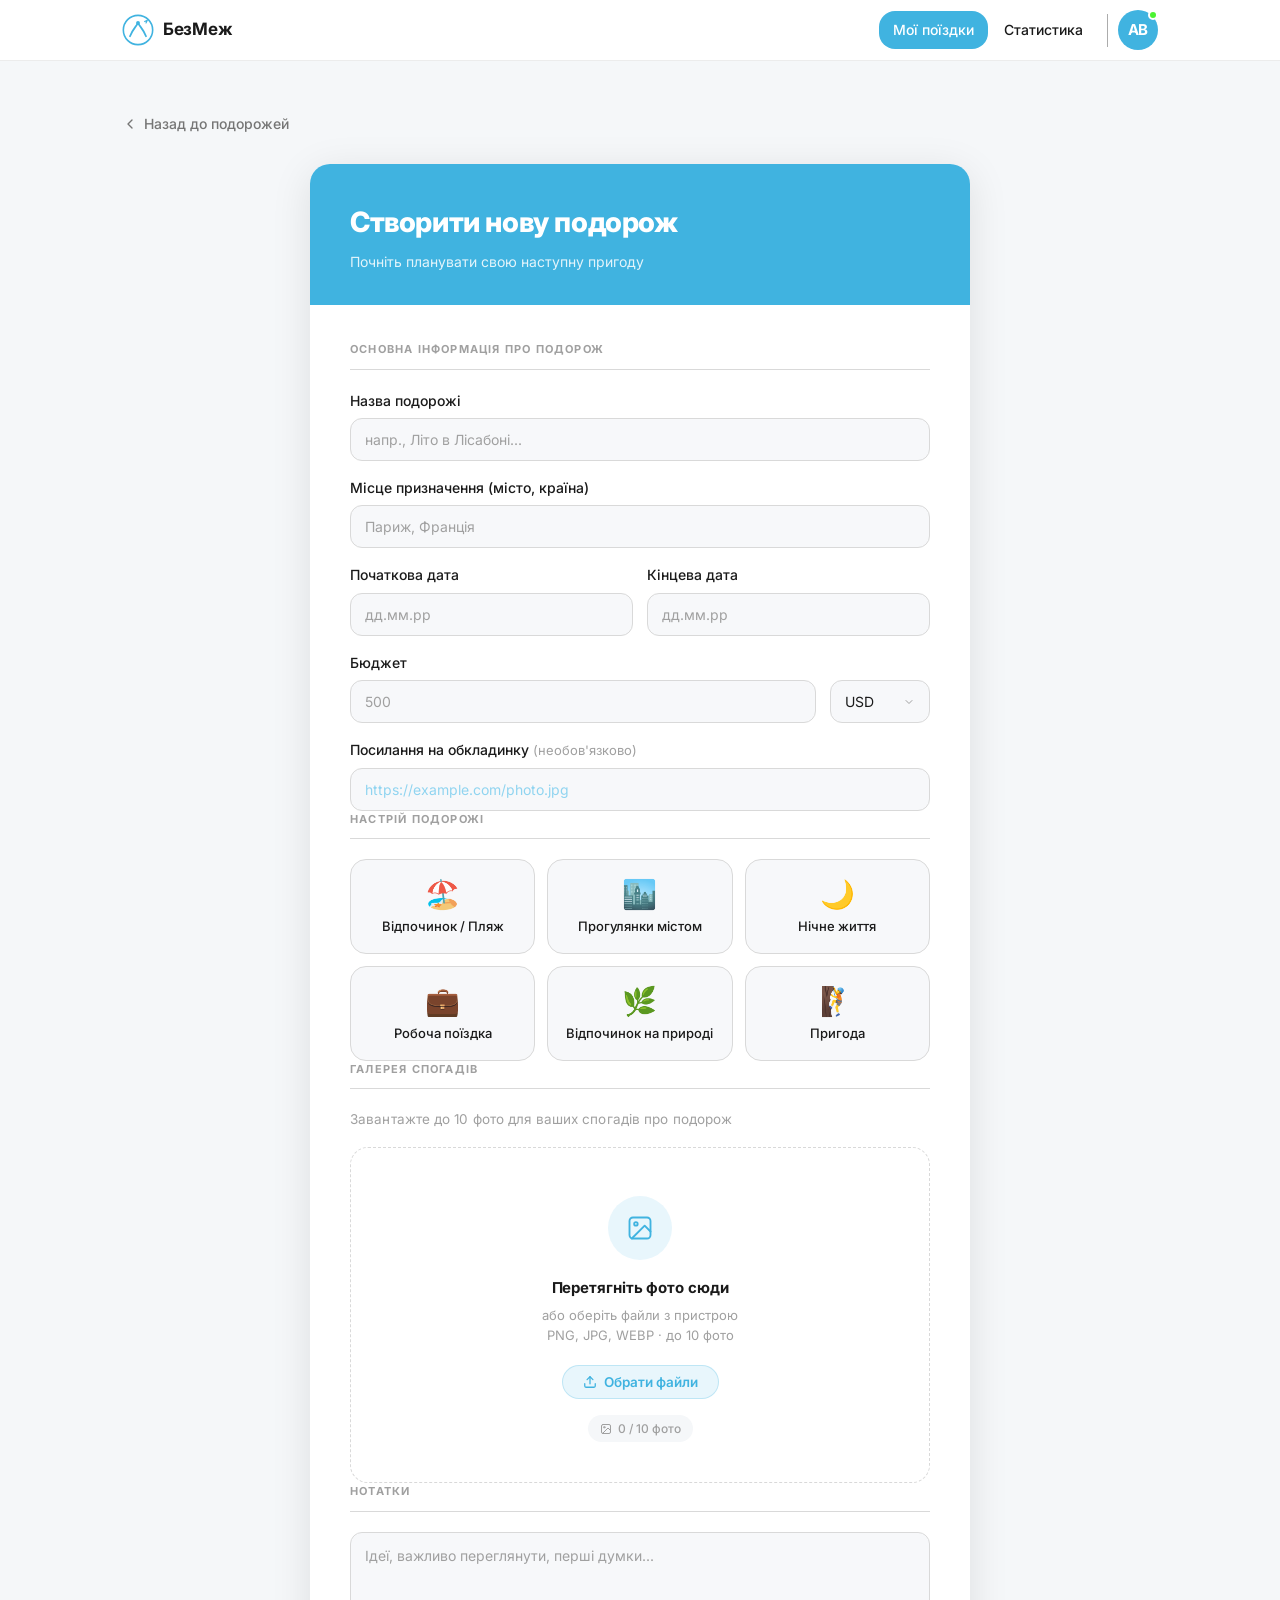
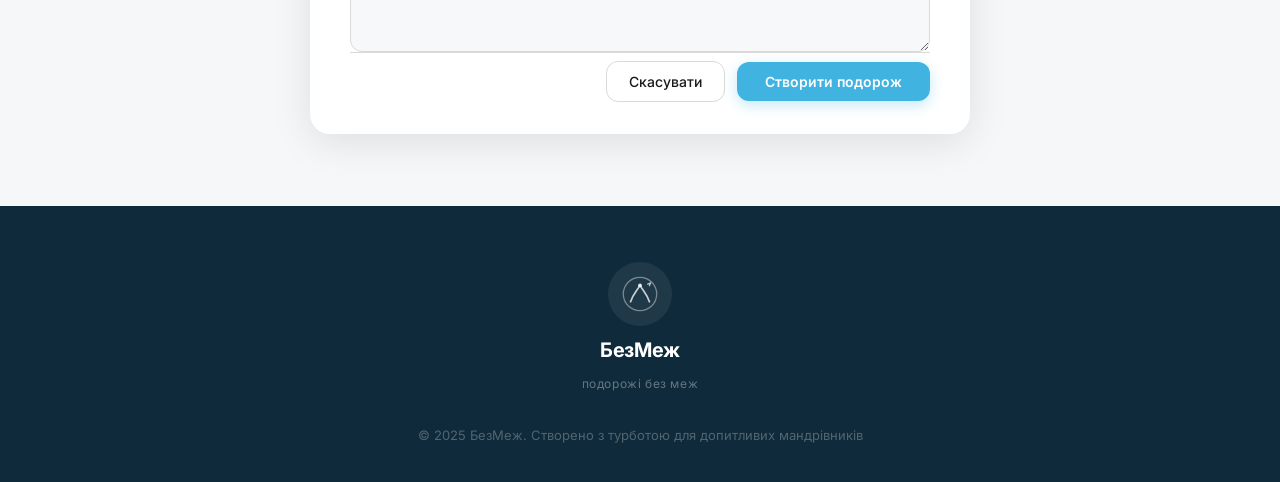
<file: pages/!add travel/add-travel.html>
<!DOCTYPE html>
<html lang="uk">
<head>
  <meta charset="UTF-8" />
  <meta name="viewport" content="width=device-width, initial-scale=1.0" />
  <title>БезМеж — Створити нову подорож</title>

  <link rel="preconnect" href="https://fonts.googleapis.com" />
  <link rel="preconnect" href="https://fonts.gstatic.com" crossorigin />
  <link href="https://fonts.googleapis.com/css2?family=Inter:wght@400;500;600;700;800&display=swap" rel="stylesheet" />

  <style>
/* ============================================================
   БезМеж — Add Travel Page CSS
   Shared design system — consistent with all pages
   ============================================================ */

/* ─── Design Tokens ─────────────────────────────────────────── */
:root {
  --primary:       #40B3E0;
  --primary-dark:  #2a9cc8;
  --primary-light: #e8f6fc;
  --dark:          #1A1A1A;
  --gray:          #757575;
  --gray-light:    #A0A0A0;
  --bg:            #F5F7F9;
  --white:         #FFFFFF;
  --border:        #D9D9D9;
  --input-bg:      #F7F8FA;
  --radius-sm:     8px;
  --radius-md:     12px;
  --radius-lg:     16px;
  --radius-xl:     20px;
  --shadow-sm:     0 2px 8px rgba(0,0,0,.06);
  --shadow-card:   0 8px 40px rgba(0,0,0,.10);
}

/* ─── Reset ─────────────────────────────────────────────────── */
*, *::before, *::after { box-sizing: border-box; margin: 0; padding: 0; }
html { scroll-behavior: smooth; }
body {
  font-family: 'Inter', sans-serif;
  background: var(--bg);
  color: var(--dark);
  font-size: 16px;
  line-height: 1.6;
  -webkit-font-smoothing: antialiased;
  min-height: 100vh;
  display: flex;
  flex-direction: column;
}
img { display: block; max-width: 100%; }
a   { text-decoration: none; color: inherit; }

/* ─── Container ─────────────────────────────────────────────── */
.container {
  max-width: 1100px;
  margin: 0 auto;
  padding: 0 32px;
  width: 100%;
}

/* ─── Form wrap (narrower centering) ────────────────────────── */
.form-wrap {
  max-width: 660px;
  margin: 0 auto;
  width: 100%;
}

/* ════════════════════════════════════════
   NAV
════════════════════════════════════════ */
.nav {
  background: var(--white);
  border-bottom: 1px solid rgba(217,217,217,.5);
  position: sticky;
  top: 0;
  z-index: 100;
}
.nav__inner {
  display: flex;
  align-items: center;
  justify-content: space-between;
  height: 60px;
  gap: 12px;
}
.nav__logo {
  display: flex;
  align-items: center;
  gap: 9px;
  flex-shrink: 0;
  text-decoration: none;
}
.nav__logo-icon { width: 32px; height: 32px; }
.nav__logo-text { font-size: 17px; font-weight: 700; color: var(--dark); letter-spacing: -.3px; }
.nav__actions   { display: flex; align-items: center; gap: 2px; }
.nav__link {
  font-size: 14px;
  font-weight: 500;
  color: var(--dark);
  padding: 8px 14px;
  border-radius: var(--radius-lg);
  transition: color .18s, background .18s;
}
.nav__link:hover { color: var(--primary); background: var(--primary-light); }
.nav__link--active { background: var(--primary); color: var(--white); }
.nav__link--active:hover { background: var(--primary-dark); color: var(--white); }

/* Figma Line 6 */
.nav__divider {
  width: 1px;
  height: 33px;
  background: #757575;
  margin: 0 8px;
  flex-shrink: 0;
  opacity: .6;
}
/* Figma Ellipse 2 */
.nav__avatar-wrap { position: relative; flex-shrink: 0; }
.nav__avatar {
  width: 40px; height: 40px;
  border-radius: 50%;
  background: #40B3E0;
  display: flex; align-items: center; justify-content: center;
  cursor: pointer;
  font-size: 15px; font-weight: 700; color: #fff;
  letter-spacing: -.3px; user-select: none;
}
/* Figma Ellipse 3 */
.nav__avatar-online {
  position: absolute; top: 0; right: 0;
  width: 10px; height: 10px;
  border-radius: 50%;
  background: #4BF332;
  border: 2px solid #fff;
  pointer-events: none;
}

/* ════════════════════════════════════════
   BACK LINK
════════════════════════════════════════ */
.back-link {
  display: inline-flex;
  align-items: center;
  gap: 6px;
  font-size: 14px;
  font-weight: 500;
  color: var(--gray);
  padding: 20px 0 0;
  transition: color .18s;
}
.back-link svg   { width: 16px; height: 16px; flex-shrink: 0; }
.back-link:hover { color: var(--primary); }

/* ════════════════════════════════════════
   PAGE
════════════════════════════════════════ */
.page { flex: 1; padding: 32px 0 72px; }

/* ════════════════════════════════════════
   TRIP FORM CARD
════════════════════════════════════════ */
.trip-form {
  background: var(--white);
  border-radius: var(--radius-xl);
  box-shadow: var(--shadow-card);
  overflow: hidden;
  margin-top: 24px;
}

/* Blue header band */
.trip-form__header {
  background: var(--primary);
  padding: 36px 40px 32px;
}
.trip-form__header-title {
  font-size: 28px;
  font-weight: 800;
  color: #fff;
  letter-spacing: -.4px;
  margin-bottom: 6px;
}
.trip-form__header-sub {
  font-size: 14px;
  color: rgba(255,255,255,.85);
}

/* Form body */
.trip-form__body {
  padding: 36px 40px 32px;
  display: flex;
  flex-direction: column;
  gap: 28px;
}

/* ════════════════════════════════════════
   FORM SECTION
════════════════════════════════════════ */
.form-section {
  display: flex;
  flex-direction: column;
  gap: 20px;
}
.form-section__title {
  font-size: 11px;
  font-weight: 700;
  letter-spacing: 1.2px;
  text-transform: uppercase;
  color: var(--gray-light);
  padding-bottom: 10px;
  border-bottom: 1px solid var(--border);
}
.form-section__fields {
  display: flex;
  flex-direction: column;
  gap: 16px;
}
.form-section__row {
  display: grid;
  grid-template-columns: 1fr 1fr;
  gap: 14px;
}
.form-section__row--budget {
  display: grid;
  grid-template-columns: 1fr 100px;
  gap: 14px;
}

/* ════════════════════════════════════════
   FIELD
════════════════════════════════════════ */
.field {
  display: flex;
  flex-direction: column;
  gap: 6px;
}
.field__label {
  font-size: 14px;
  font-weight: 500;
  color: var(--dark);
}
.field__label--optional::after {
  content: ' (необов\27 язково)';
  font-weight: 400;
  color: var(--gray-light);
  font-size: 13px;
}
.field__input,
.field__select {
  width: 100%;
  background: var(--input-bg);
  border: 1.5px solid var(--border);
  border-radius: var(--radius-md);
  padding: 12px 14px;
  font-family: 'Inter', sans-serif;
  font-size: 14px;
  color: var(--dark);
  outline: none;
  transition: border-color .2s, box-shadow .2s, background .2s;
  appearance: none;
  -webkit-appearance: none;
}
.field__input::placeholder  { color: var(--gray-light); }
.field__select::placeholder { color: var(--gray-light); }
.field__input:hover,
.field__select:hover  { background: #f0f2f5; }
.field__input:focus,
.field__select:focus  {
  background: var(--white);
  border-color: var(--primary);
  box-shadow: 0 0 0 3px rgba(64,179,224,.12);
}
.field__select {
  cursor: pointer;
  background-image: url("data:image/svg+xml,%3Csvg xmlns='http://www.w3.org/2000/svg' width='12' height='12' viewBox='0 0 24 24' fill='none' stroke='%23A0A0A0' stroke-width='2' stroke-linecap='round'%3E%3Cpolyline points='6 9 12 15 18 9'/%3E%3C/svg%3E");
  background-repeat: no-repeat;
  background-position: right 14px center;
  background-color: var(--input-bg);
  padding-right: 36px;
}
.field__input--url {
  color: var(--primary);
}
.field__input--url::placeholder { color: #90d4f0; }

/* ════════════════════════════════════════
   MOOD GRID — 3×2
════════════════════════════════════════ */
.mood-grid {
  display: grid;
  grid-template-columns: repeat(3, 1fr);
  gap: 12px;
}
.mood-card {
  display: flex;
  flex-direction: column;
  align-items: center;
  justify-content: center;
  gap: 10px;
  background: var(--input-bg);
  border: 1.5px solid var(--border);
  border-radius: var(--radius-lg);
  padding: 20px 12px 18px;
  cursor: pointer;
  transition: border-color .2s, background .2s, box-shadow .2s;
  text-align: center;
  user-select: none;
}
.mood-card__icon  { font-size: 28px; line-height: 1; }
.mood-card__label { font-size: 13px; font-weight: 500; color: var(--dark); line-height: 1.3; }
.mood-card:hover  { border-color: var(--primary); background: var(--primary-light); }
.mood-card--active {
  border-color: var(--primary);
  background: var(--primary-light);
  box-shadow: 0 0 0 3px rgba(64,179,224,.15);
}
.mood-card--active .mood-card__label { color: var(--primary); }

/* ════════════════════════════════════════
   GALLERY UPLOAD — premium drop zone
════════════════════════════════════════ */
.gallery {
  display: flex;
  flex-direction: column;
  gap: 16px;
}

.gallery__hint {
  font-size: 13.5px;
  color: var(--gray-light);
  letter-spacing: .1px;
}

/* The drop zone itself */
.gallery__zone {
  position: relative;
  display: flex;
  flex-direction: column;
  align-items: center;
  justify-content: center;
  gap: 16px;
  background: var(--white);
  border: 1.8px dashed var(--border);
  border-radius: 18px;
  padding: 48px 32px 40px;
  cursor: pointer;
  text-align: center;
  transition:
    border-color .25s ease,
    background  .25s ease,
    box-shadow  .25s ease,
    transform   .2s  ease;
  outline: none;
}

.gallery__zone:hover,
.gallery__zone:focus-within,
.gallery__zone--drag {
  border-color: var(--primary);
  background: linear-gradient(145deg, #f0faff 0%, #ffffff 100%);
  box-shadow:
    0 0 0 4px rgba(64,179,224,.10),
    0 8px 32px rgba(64,179,224,.08);
  transform: translateY(-2px);
}

/* Icon wrapper — soft circle */
.gallery__icon-wrap {
  width: 64px;
  height: 64px;
  border-radius: 50%;
  background: var(--primary-light);
  display: flex;
  align-items: center;
  justify-content: center;
  flex-shrink: 0;
  transition: background .25s ease, transform .2s ease;
}

.gallery__zone:hover .gallery__icon-wrap,
.gallery__zone:focus-within .gallery__icon-wrap {
  background: rgba(64,179,224,.20);
  transform: scale(1.08);
}

.gallery__icon-wrap svg {
  width: 28px;
  height: 28px;
  color: var(--primary);
  transition: transform .2s ease;
}

.gallery__zone:hover .gallery__icon-wrap svg {
  transform: translateY(-2px);
}

/* Text block */
.gallery__zone-body {
  display: flex;
  flex-direction: column;
  align-items: center;
  gap: 6px;
}

.gallery__zone-title {
  font-size: 15px;
  font-weight: 700;
  color: var(--dark);
  letter-spacing: -.1px;
}

.gallery__zone-sub {
  font-size: 13px;
  color: var(--gray-light);
  line-height: 1.5;
}

/* "Обрати файли" CTA inside zone */
.gallery__zone-btn {
  display: inline-flex;
  align-items: center;
  gap: 7px;
  font-family: 'Inter', sans-serif;
  font-size: 13.5px;
  font-weight: 600;
  color: var(--primary);
  background: var(--primary-light);
  border: 1.5px solid rgba(64,179,224,.25);
  border-radius: 50px;
  padding: 8px 20px;
  cursor: pointer;
  transition: background .2s, border-color .2s, transform .15s;
  margin-top: 4px;
}

.gallery__zone-btn:hover {
  background: rgba(64,179,224,.20);
  border-color: var(--primary);
  transform: scale(1.03);
}

.gallery__zone-btn svg {
  width: 14px;
  height: 14px;
}

/* Counter badge */
.gallery__count {
  display: inline-flex;
  align-items: center;
  gap: 6px;
  font-size: 12px;
  font-weight: 500;
  color: var(--gray-light);
  background: var(--bg);
  border-radius: 50px;
  padding: 4px 12px;
  transition: color .2s;
}

.gallery__count--filled {
  color: var(--primary);
  background: var(--primary-light);
}

.gallery__count svg {
  width: 12px;
  height: 12px;
}

/* Hidden real input */
.gallery__input { display: none; }

/* ════════════════════════════════════════
   NOTES
════════════════════════════════════════ */
.notes-textarea {
  width: 100%;
  min-height: 120px;
  background: var(--input-bg);
  border: 1.5px solid var(--border);
  border-radius: var(--radius-md);
  padding: 14px;
  font-family: 'Inter', sans-serif;
  font-size: 14px;
  color: var(--dark);
  outline: none;
  resize: vertical;
  transition: border-color .2s, box-shadow .2s, background .2s;
}
.notes-textarea::placeholder { color: var(--gray-light); }
.notes-textarea:hover  { background: #f0f2f5; }
.notes-textarea:focus  {
  background: var(--white);
  border-color: var(--primary);
  box-shadow: 0 0 0 3px rgba(64,179,224,.12);
}

/* ════════════════════════════════════════
   FORM ACTIONS
════════════════════════════════════════ */
.form-actions {
  display: flex;
  align-items: center;
  justify-content: flex-end;
  gap: 12px;
  padding-top: 8px;
  border-top: 1px solid var(--border);
}
.form-actions__cancel {
  font-family: 'Inter', sans-serif;
  font-size: 14px;
  font-weight: 500;
  color: var(--dark);
  background: var(--white);
  border: 1.5px solid var(--border);
  border-radius: var(--radius-md);
  padding: 11px 22px;
  cursor: pointer;
  transition: border-color .18s, color .18s;
}
.form-actions__cancel:hover { border-color: var(--gray); color: var(--gray); }
.form-actions__submit {
  font-family: 'Inter', sans-serif;
  font-size: 14px;
  font-weight: 600;
  color: #fff;
  background: var(--primary);
  border: none;
  border-radius: var(--radius-md);
  padding: 11px 28px;
  cursor: pointer;
  transition: background .2s, transform .18s, box-shadow .2s;
  box-shadow: 0 4px 14px rgba(64,179,224,.30);
}
.form-actions__submit:hover {
  background: var(--primary-dark);
  transform: translateY(-1px);
  box-shadow: 0 6px 18px rgba(64,179,224,.40);
}
.form-actions__submit:active { transform: translateY(0); }

/* ════════════════════════════════════════
   FOOTER
════════════════════════════════════════ */
.footer {
  background: #0f2a3a;
  padding: 56px 0 36px;
  text-align: center;
  margin-top: auto;
}
.footer__logo { display: flex; flex-direction: column; align-items: center; gap: 8px; }
.footer__logo-icon {
  width: 64px; height: 64px;
  border-radius: 50%;
  background: rgba(255,255,255,.07);
  display: flex; align-items: center; justify-content: center; margin: 0 auto;
}
.footer__logo-text  { font-size: 20px; font-weight: 700; color: #fff; letter-spacing: -.3px; }
.footer__tagline    { font-size: 12px; color: rgba(255,255,255,.36); letter-spacing: .6px; }
.footer__copy       { margin-top: 32px; font-size: 13px; color: rgba(255,255,255,.28); }

/* ════════════════════════════════════════
   RESPONSIVE
════════════════════════════════════════ */
@media (max-width: 720px) {
  .trip-form__header       { padding: 28px 24px 24px; }
  .trip-form__header-title { font-size: 22px; }
  .trip-form__body         { padding: 28px 24px 24px; }
  .form-section__row       { grid-template-columns: 1fr; }
  .form-section__row--budget { grid-template-columns: 1fr 90px; }
  .mood-grid               { grid-template-columns: repeat(2, 1fr); }
}
@media (max-width: 480px) {
  .container               { padding: 0 16px; }
  .trip-form__header       { padding: 24px 20px 20px; }
  .trip-form__body         { padding: 24px 20px 20px; }
  .form-section__row--budget { grid-template-columns: 1fr; }
  .mood-grid               { grid-template-columns: repeat(2, 1fr); }
}
  </style>
</head>
<body>

<!-- ════════════════════════════════════════
     NAV
════════════════════════════════════════ -->
<header class="nav">
  <div class="container">
    <div class="nav__inner">

      <a href="index.html" class="nav__logo" aria-label="БезМеж — головна">
        <svg class="nav__logo-icon" viewBox="0 0 36 36" fill="none"
             xmlns="http://www.w3.org/2000/svg" aria-hidden="true">
          <circle cx="18" cy="18" r="16.5" stroke="#40B3E0" stroke-width="1.8"/>
          <path d="M9 25 C12 17, 15.5 15, 18 10 C20.5 15, 24 17, 27 25"
                stroke="#40B3E0" stroke-width="2"
                stroke-linecap="round" stroke-linejoin="round" fill="none"/>
          <circle cx="18" cy="10" r="2.2" fill="#40B3E0"/>
          <path d="M25.5 8.5 L28.5 7 L27 10"
                stroke="#40B3E0" stroke-width="1.3"
                stroke-linecap="round" stroke-linejoin="round" fill="none"/>
        </svg>
        <span class="nav__logo-text">БезМеж</span>
      </a>

      <nav class="nav__actions" aria-label="Навігація">
        <a href="my-trips.html" class="nav__link nav__link--active">Мої поїздки</a>
        <a href="#"             class="nav__link">Статистика</a>
        <div class="nav__divider" aria-hidden="true"></div>
        <div class="nav__avatar-wrap">
          <div class="nav__avatar" role="img" aria-label="Профіль — онлайн">АВ</div>
          <span class="nav__avatar-online" aria-label="Онлайн"></span>
        </div>
      </nav>

    </div>
  </div>
</header>


<!-- ════════════════════════════════════════
     PAGE
════════════════════════════════════════ -->
<main class="page">
  <div class="container">

    <!-- Back link -->
    <a href="my-trips.html" class="back-link" aria-label="Назад до подорожей">
      <svg viewBox="0 0 24 24" fill="none" stroke="currentColor"
           stroke-width="2" stroke-linecap="round" stroke-linejoin="round" aria-hidden="true">
        <polyline points="15 18 9 12 15 6"/>
      </svg>
      Назад до подорожей
    </a>

    <!-- Form card -->
    <div class="form-wrap">
      <div class="trip-form" role="main">

        <!-- Blue header -->
        <div class="trip-form__header">
          <h1 class="trip-form__header-title">Створити нову подорож</h1>
          <p  class="trip-form__header-sub">Почніть планувати свою наступну пригоду</p>
        </div>

        <!-- Form body -->
        <div class="trip-form__body">
          <form id="tripForm" novalidate>

            <!-- ── SECTION 1: Basic info ──────────────────────── -->
            <div class="form-section">
              <h2 class="form-section__title">Основна інформація про подорож</h2>

              <div class="form-section__fields">

                <!-- Trip name -->
                <div class="field">
                  <label class="field__label" for="tripName">Назва подорожі</label>
                  <input
                    class="field__input"
                    type="text"
                    id="tripName"
                    name="tripName"
                    placeholder="напр., Літо в Лісабоні..."
                    autocomplete="off"
                  />
                </div>

                <!-- Destination -->
                <div class="field">
                  <label class="field__label" for="destination">Місце призначення (місто, країна)</label>
                  <input
                    class="field__input"
                    type="text"
                    id="destination"
                    name="destination"
                    placeholder="Париж, Франція"
                    autocomplete="off"
                  />
                </div>

                <!-- Dates row -->
                <div class="form-section__row">
                  <div class="field">
                    <label class="field__label" for="dateStart">Початкова дата</label>
                    <input
                      class="field__input"
                      type="text"
                      id="dateStart"
                      name="dateStart"
                      placeholder="дд.мм.рр"
                      autocomplete="off"
                      onfocus="(this.type='date')"
                      onblur="if(!this.value)this.type='text'"
                    />
                  </div>
                  <div class="field">
                    <label class="field__label" for="dateEnd">Кінцева дата</label>
                    <input
                      class="field__input"
                      type="text"
                      id="dateEnd"
                      name="dateEnd"
                      placeholder="дд.мм.рр"
                      autocomplete="off"
                      onfocus="(this.type='date')"
                      onblur="if(!this.value)this.type='text'"
                    />
                  </div>
                </div>

                <!-- Budget row -->
                <div class="field">
                  <label class="field__label" for="budget">Бюджет</label>
                  <div class="form-section__row--budget">
                    <input
                      class="field__input"
                      type="number"
                      id="budget"
                      name="budget"
                      placeholder="500"
                      min="0"
                    />
                    <select class="field__select" name="currency" id="currency" aria-label="Валюта">
                      <option value="USD" selected>USD</option>
                      <option value="EUR">EUR</option>
                      <option value="UAH">UAH</option>
                      <option value="GBP">GBP</option>
                    </select>
                  </div>
                </div>

                <!-- Cover image URL (optional) -->
                <div class="field">
                  <label class="field__label field__label--optional" for="coverUrl">
                    Посилання на обкладинку
                  </label>
                  <input
                    class="field__input field__input--url"
                    type="url"
                    id="coverUrl"
                    name="coverUrl"
                    placeholder="https://example.com/photo.jpg"
                    autocomplete="off"
                  />
                </div>

              </div>
            </div><!-- /form-section basic -->

            <!-- ── SECTION 2: Mood ───────────────────────────── -->
            <div class="form-section">
              <h2 class="form-section__title">Настрій подорожі</h2>

              <div class="mood-grid" role="group" aria-label="Виберіть настрій подорожі">

                <div class="mood-card" role="button" tabindex="0"
                     data-mood="beach" aria-pressed="false"
                     onclick="toggleMood(this)" onkeydown="if(event.key==='Enter'||event.key===' ')toggleMood(this)">
                  <span class="mood-card__icon" aria-hidden="true">🏖️</span>
                  <span class="mood-card__label">Відпочинок / Пляж</span>
                </div>

                <div class="mood-card" role="button" tabindex="0"
                     data-mood="city" aria-pressed="false"
                     onclick="toggleMood(this)" onkeydown="if(event.key==='Enter'||event.key===' ')toggleMood(this)">
                  <span class="mood-card__icon" aria-hidden="true">🏙️</span>
                  <span class="mood-card__label">Прогулянки містом</span>
                </div>

                <div class="mood-card" role="button" tabindex="0"
                     data-mood="night" aria-pressed="false"
                     onclick="toggleMood(this)" onkeydown="if(event.key==='Enter'||event.key===' ')toggleMood(this)">
                  <span class="mood-card__icon" aria-hidden="true">🌙</span>
                  <span class="mood-card__label">Нічне життя</span>
                </div>

                <div class="mood-card" role="button" tabindex="0"
                     data-mood="work" aria-pressed="false"
                     onclick="toggleMood(this)" onkeydown="if(event.key==='Enter'||event.key===' ')toggleMood(this)">
                  <span class="mood-card__icon" aria-hidden="true">💼</span>
                  <span class="mood-card__label">Робоча поїздка</span>
                </div>

                <div class="mood-card" role="button" tabindex="0"
                     data-mood="nature" aria-pressed="false"
                     onclick="toggleMood(this)" onkeydown="if(event.key==='Enter'||event.key===' ')toggleMood(this)">
                  <span class="mood-card__icon" aria-hidden="true">🌿</span>
                  <span class="mood-card__label">Відпочинок на природі</span>
                </div>

                <div class="mood-card" role="button" tabindex="0"
                     data-mood="adventure" aria-pressed="false"
                     onclick="toggleMood(this)" onkeydown="if(event.key==='Enter'||event.key===' ')toggleMood(this)">
                  <span class="mood-card__icon" aria-hidden="true">🧗</span>
                  <span class="mood-card__label">Пригода</span>
                </div>

              </div>
            </div><!-- /form-section mood -->

            <!-- ── SECTION 3: Gallery ────────────────────────── -->
            <div class="form-section">
              <h2 class="form-section__title">Галерея спогадів</h2>

              <div class="gallery">
                <p class="gallery__hint">Завантажте до 10 фото для ваших спогадів про подорож</p>

                <!-- Premium drop zone -->
                <div class="gallery__zone"
                     id="dropZone"
                     tabindex="0"
                     role="button"
                     aria-label="Завантажити фото"
                     onclick="document.getElementById('galleryInput').click()"
                     onkeydown="if(event.key==='Enter'||event.key===' ')document.getElementById('galleryInput').click()">

                  <!-- Photo icon in soft circle -->
                  <div class="gallery__icon-wrap" aria-hidden="true">
                    <svg viewBox="0 0 24 24" fill="none" stroke="currentColor"
                         stroke-width="1.6" stroke-linecap="round" stroke-linejoin="round">
                      <!-- Image frame -->
                      <rect x="3" y="3" width="18" height="18" rx="3" ry="3"/>
                      <!-- Sun dot -->
                      <circle cx="8.5" cy="8.5" r="1.5"/>
                      <!-- Mountain landscape -->
                      <polyline points="21 15 16 10 5 21"/>
                    </svg>
                  </div>

                  <!-- Text -->
                  <div class="gallery__zone-body">
                    <span class="gallery__zone-title">Перетягніть фото сюди</span>
                    <span class="gallery__zone-sub">або оберіть файли з пристрою<br/>PNG, JPG, WEBP · до 10 фото</span>
                  </div>

                  <!-- CTA pill button -->
                  <button type="button" class="gallery__zone-btn"
                          onclick="event.stopPropagation(); document.getElementById('galleryInput').click()">
                    <svg viewBox="0 0 24 24" fill="none" stroke="currentColor"
                         stroke-width="2.2" stroke-linecap="round" stroke-linejoin="round"
                         aria-hidden="true">
                      <path d="M21 15v4a2 2 0 0 1-2 2H5a2 2 0 0 1-2-2v-4"/>
                      <polyline points="17 8 12 3 7 8"/>
                      <line x1="12" y1="3" x2="12" y2="15"/>
                    </svg>
                    Обрати файли
                  </button>

                  <!-- Counter inside zone -->
                  <div class="gallery__count" id="galleryCount">
                    <svg viewBox="0 0 24 24" fill="none" stroke="currentColor"
                         stroke-width="2" stroke-linecap="round" stroke-linejoin="round"
                         aria-hidden="true">
                      <rect x="3" y="3" width="18" height="18" rx="3"/>
                      <circle cx="8.5" cy="8.5" r="1.5"/>
                      <polyline points="21 15 16 10 5 21"/>
                    </svg>
                    0 / 10 фото
                  </div>

                </div><!-- /gallery__zone -->

                <input
                  class="gallery__input"
                  type="file"
                  id="galleryInput"
                  name="gallery"
                  accept="image/*"
                  multiple
                />
              </div>
            </div><!-- /form-section gallery -->

            <!-- ── SECTION 4: Notes ──────────────────────────── -->
            <div class="form-section">
              <h2 class="form-section__title">Нотатки</h2>

              <textarea
                class="notes-textarea"
                id="notes"
                name="notes"
                placeholder="Ідеї, важливо переглянути, перші думки..."
                rows="5"
              ></textarea>
            </div><!-- /form-section notes -->

            <!-- ── Actions ───────────────────────────────────── -->
            <div class="form-actions">
              <button type="button" class="form-actions__cancel"
                      onclick="history.back()">Скасувати</button>
              <button type="submit" class="form-actions__submit">Створити подорож</button>
            </div>

          </form>
        </div><!-- /trip-form__body -->
      </div><!-- /trip-form -->
    </div><!-- /form-wrap -->

  </div>
</main>


<!-- ════════════════════════════════════════
     FOOTER
════════════════════════════════════════ -->
<footer class="footer">
  <div class="container">
    <div class="footer__logo">
      <div class="footer__logo-icon">
        <svg width="36" height="36" viewBox="0 0 42 42" fill="none"
             xmlns="http://www.w3.org/2000/svg" aria-hidden="true">
          <circle cx="21" cy="21" r="19.5" stroke="rgba(255,255,255,.4)" stroke-width="1.5"/>
          <path d="M10 30 C13 21, 17 18, 21 11 C25 18, 29 21, 32 30"
                stroke="rgba(255,255,255,.75)" stroke-width="2"
                stroke-linecap="round" stroke-linejoin="round" fill="none"/>
          <circle cx="21" cy="11" r="2.2" fill="rgba(255,255,255,.85)"/>
          <path d="M30 9.5 L33.5 8 L32 11.5"
                stroke="rgba(255,255,255,.7)" stroke-width="1.4"
                stroke-linecap="round" stroke-linejoin="round"/>
        </svg>
      </div>
      <div class="footer__logo-text">БезМеж</div>
      <div class="footer__tagline">подорожі без меж</div>
    </div>
    <p class="footer__copy">© 2025 БезМеж. Створено з турботою для допитливих мандрівників</p>
  </div>
</footer>

<script>
  // ── Mood card toggle ────────────────────────────────────────
  function toggleMood(card) {
    const isActive = card.classList.contains('mood-card--active');
    // Allow multiple selection
    card.classList.toggle('mood-card--active', !isActive);
    card.setAttribute('aria-pressed', String(!isActive));
  }

  // ── Gallery — file counter + drag & drop ───────────────────
  const galleryInput = document.getElementById('galleryInput');
  const galleryCount = document.getElementById('galleryCount');
  const dropZone     = document.getElementById('dropZone');

  function updateCount(n) {
    const clamped = Math.min(n, 10);
    galleryCount.textContent = `${clamped} / 10 фото`;
    if (clamped > 0) {
      galleryCount.classList.add('gallery__count--filled');
    } else {
      galleryCount.classList.remove('gallery__count--filled');
    }
  }

  galleryInput.addEventListener('change', function () {
    updateCount(this.files.length);
    if (this.files.length > 10) alert('Максимум 10 фото. Вибрано лише перші 10.');
  });

  // Drag events
  ['dragenter','dragover'].forEach(evt => {
    dropZone.addEventListener(evt, e => {
      e.preventDefault();
      dropZone.classList.add('gallery__zone--drag');
    });
  });
  ['dragleave','dragend','drop'].forEach(evt => {
    dropZone.addEventListener(evt, e => {
      e.preventDefault();
      dropZone.classList.remove('gallery__zone--drag');
    });
  });
  dropZone.addEventListener('drop', e => {
    const files = e.dataTransfer.files;
    galleryInput.files = files; // not always possible; update count manually
    updateCount(files.length);
  });

  // ── Form submit ─────────────────────────────────────────────
  document.getElementById('tripForm').addEventListener('submit', function (e) {
    e.preventDefault();
    const name = document.getElementById('tripName').value.trim();
    const dest = document.getElementById('destination').value.trim();
    if (!name || !dest) {
      alert('Будь ласка, заповніть назву подорожі та місце призначення.');
      return;
    }
    // Success — redirect to my-trips
    window.location.href = 'my-trips.html';
  });
</script>

</body>
</html>
</file>
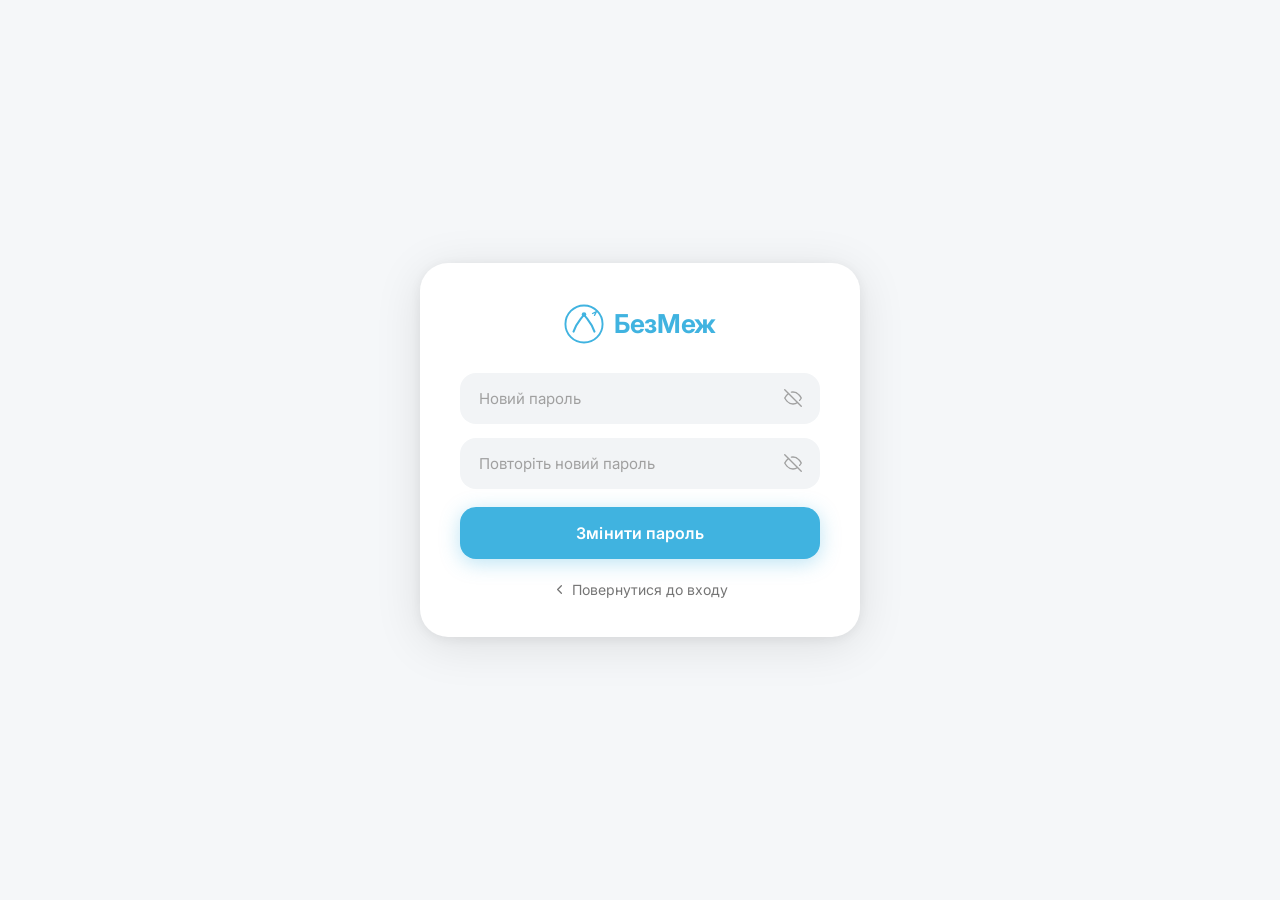
<file: pages/!forgot password/forgot-password.html>
<!DOCTYPE html>
<html lang="uk">
<head>
  <meta charset="UTF-8" />
  <meta name="viewport" content="width=device-width, initial-scale=1.0" />
  <title>БезМеж — Змінити пароль</title>

  <link rel="preconnect" href="https://fonts.googleapis.com" />
  <link rel="preconnect" href="https://fonts.gstatic.com" crossorigin />
  <link href="https://fonts.googleapis.com/css2?family=Inter:wght@400;500;600;700;800&display=swap" rel="stylesheet" />

  <style>
/* ============================================================
   БезМеж — Design System Variables (shared across all pages)
   ============================================================ */
:root {
  --primary:       #40B3E0;
  --primary-dark:  #2a9cc8;
  --dark:          #1A1A1A;
  --gray:          #757575;
  --gray-light:    #A0A0A0;
  --bg:            #F5F7F9;
  --white:         #FFFFFF;
  --border:        #D9D9D9;
  --input-bg:      #F2F4F6;
  --radius-md:     16px;
  --radius-lg:     20px;
  --radius-xl:     28px;
}

/* ─── Reset ────────────────────────────────────────────────── */
*, *::before, *::after { box-sizing: border-box; margin: 0; padding: 0; }
html { scroll-behavior: smooth; }

body {
  font-family: 'Inter', sans-serif;
  background: var(--bg);
  color: var(--dark);
  font-size: 16px;
  line-height: 1.6;
  -webkit-font-smoothing: antialiased;
  min-height: 100vh;
  display: flex;
  align-items: center;
  justify-content: center;
  padding: 32px 16px;
}

/* ─── Auth wrapper ──────────────────────────────────────────── */
.auth {
  width: 100%;
  max-width: 440px;
  display: flex;
  flex-direction: column;
  align-items: center;
}

/* ── Card ────────────────────────────────────────────────────── */
.auth__card {
  width: 100%;
  background: var(--white);
  border-radius: var(--radius-xl);
  box-shadow:
    0 8px 48px rgba(0,0,0,.10),
    0 2px 12px rgba(0,0,0,.06);
  padding: 40px 40px 36px;
  display: flex;
  flex-direction: column;
  align-items: center;
}

/* ── Logo ─────────────────────────────────────────────────────── */
.auth__logo {
  display: flex;
  align-items: center;
  gap: 10px;
  margin-bottom: 28px;
  text-decoration: none;
}
.auth__logo-icon { width: 40px; height: 40px; flex-shrink: 0; }
.auth__logo-text {
  font-size: 26px;
  font-weight: 700;
  color: var(--primary);
  letter-spacing: -.4px;
}

/* ── Form ─────────────────────────────────────────────────────── */
.auth__form {
  width: 100%;
  display: flex;
  flex-direction: column;
  gap: 14px;
}

/* ── Field ────────────────────────────────────────────────────── */
.auth__field { position: relative; width: 100%; }

.auth__input {
  width: 100%;
  background: var(--input-bg);
  border: 1.5px solid transparent;
  border-radius: var(--radius-md);
  padding: 15px 44px 15px 18px;
  font-family: 'Inter', sans-serif;
  font-size: 15px;
  color: var(--dark);
  outline: none;
  transition: border-color .2s, background .2s, box-shadow .2s;
}
.auth__input::placeholder { color: var(--gray-light); font-weight: 400; }
.auth__input:hover  { background: #edf0f3; }
.auth__input:focus  {
  background: var(--white);
  border-color: var(--primary);
  box-shadow: 0 0 0 4px rgba(64,179,224,.12);
}

/* ── Eye toggle ───────────────────────────────────────────────── */
.auth__eye {
  position: absolute;
  right: 14px;
  top: 50%;
  transform: translateY(-50%);
  background: none;
  border: none;
  cursor: pointer;
  color: var(--gray-light);
  display: flex;
  align-items: center;
  padding: 4px;
  transition: color .18s;
}
.auth__eye:hover { color: var(--primary); }
.auth__eye svg   { width: 18px; height: 18px; }

/* ── Submit button ────────────────────────────────────────────── */
.auth__submit {
  width: 100%;
  background: var(--primary);
  color: #fff;
  border: none;
  border-radius: var(--radius-md);
  padding: 16px;
  font-family: 'Inter', sans-serif;
  font-size: 16px;
  font-weight: 600;
  cursor: pointer;
  transition: background .2s, transform .18s, box-shadow .2s;
  margin-top: 4px;
  box-shadow: 0 4px 20px rgba(64,179,224,.35);
  letter-spacing: .1px;
}
.auth__submit:hover {
  background: var(--primary-dark);
  box-shadow: 0 6px 24px rgba(64,179,224,.45);
  transform: translateY(-1px);
}
.auth__submit:active { transform: translateY(0); }

/* ── Back link ────────────────────────────────────────────────── */
.auth__back {
  margin-top: 20px;
  font-size: 14px;
  color: var(--gray);
  text-decoration: none;
  display: inline-flex;
  align-items: center;
  gap: 5px;
  transition: color .18s;
}
.auth__back:hover { color: var(--primary); }
.auth__back svg   { width: 15px; height: 15px; flex-shrink: 0; }

/* ─── Responsive ─────────────────────────────────────────────── */
@media (max-width: 520px) {
  .auth__card {
    padding: 32px 22px 28px;
    border-radius: var(--radius-lg);
  }
  .auth__logo-text { font-size: 22px; }
}
  </style>
</head>
<body>

<main class="auth" role="main">
  <div class="auth__card">

    <!-- ── Logo ─────────────────────────────────────────── -->
    <a href="index.html" class="auth__logo" aria-label="БезМеж — на головну">
      <svg class="auth__logo-icon" viewBox="0 0 42 42" fill="none"
           xmlns="http://www.w3.org/2000/svg" aria-hidden="true">
        <circle cx="21" cy="21" r="19.5" stroke="#40B3E0" stroke-width="2"/>
        <path d="M10 29 C13 20, 17 17, 21 11 C25 17, 29 20, 32 29"
              stroke="#40B3E0" stroke-width="2.2"
              stroke-linecap="round" stroke-linejoin="round" fill="none"/>
        <circle cx="21" cy="11" r="2.4" fill="#40B3E0"/>
        <path d="M30 10 L34 8 L32 12"
              stroke="#40B3E0" stroke-width="1.4"
              stroke-linecap="round" stroke-linejoin="round" fill="none"/>
      </svg>
      <span class="auth__logo-text">БезМеж</span>
    </a>

    <!-- ── Form ─────────────────────────────────────────── -->
    <form class="auth__form" novalidate id="resetForm">

      <!-- New password -->
      <div class="auth__field">
        <input
          class="auth__input"
          type="password"
          name="password"
          id="newPassword"
          placeholder="Новий пароль"
          autocomplete="new-password"
          required
        />
        <button type="button" class="auth__eye"
                id="toggleNew" aria-label="Показати новий пароль">
          <svg id="eyeNew" viewBox="0 0 24 24" fill="none"
               stroke="currentColor" stroke-width="1.8"
               stroke-linecap="round" stroke-linejoin="round">
            <path d="M17.94 17.94A10.07 10.07 0 0 1 12 20c-7 0-11-8-11-8
                     a18.45 18.45 0 0 1 5.06-5.94"/>
            <path d="M9.9 4.24A9.12 9.12 0 0 1 12 4c7 0 11 8 11 8
                     a18.5 18.5 0 0 1-2.16 3.19"/>
            <line x1="1" y1="1" x2="23" y2="23"/>
          </svg>
        </button>
      </div>

      <!-- Confirm new password -->
      <div class="auth__field">
        <input
          class="auth__input"
          type="password"
          name="confirmPassword"
          id="confirmPassword"
          placeholder="Повторіть новий пароль"
          autocomplete="new-password"
          required
        />
        <button type="button" class="auth__eye"
                id="toggleConfirm" aria-label="Показати підтвердження пароля">
          <svg id="eyeConfirm" viewBox="0 0 24 24" fill="none"
               stroke="currentColor" stroke-width="1.8"
               stroke-linecap="round" stroke-linejoin="round">
            <path d="M17.94 17.94A10.07 10.07 0 0 1 12 20c-7 0-11-8-11-8
                     a18.45 18.45 0 0 1 5.06-5.94"/>
            <path d="M9.9 4.24A9.12 9.12 0 0 1 12 4c7 0 11 8 11 8
                     a18.5 18.5 0 0 1-2.16 3.19"/>
            <line x1="1" y1="1" x2="23" y2="23"/>
          </svg>
        </button>
      </div>

      <!-- Submit -->
      <button type="submit" class="auth__submit">Змінити пароль</button>

    </form>

    <!-- ── Back to login ─────────────────────────────────── -->
    <a href="login.html" class="auth__back" aria-label="Повернутися до входу">
      <svg viewBox="0 0 24 24" fill="none" stroke="currentColor"
           stroke-width="2" stroke-linecap="round" stroke-linejoin="round"
           aria-hidden="true">
        <polyline points="15 18 9 12 15 6"/>
      </svg>
      Повернутися до входу
    </a>

  </div><!-- /card -->
</main>

<script>
  // ── Generic password toggle factory ────────────────────────
  function makeToggle(btnId, inputId, iconId) {
    const btn   = document.getElementById(btnId);
    const input = document.getElementById(inputId);
    const icon  = document.getElementById(iconId);

    const OFF = `
      <path d="M17.94 17.94A10.07 10.07 0 0 1 12 20c-7 0-11-8-11-8
               a18.45 18.45 0 0 1 5.06-5.94"/>
      <path d="M9.9 4.24A9.12 9.12 0 0 1 12 4c7 0 11 8 11 8
               a18.5 18.5 0 0 1-2.16 3.19"/>
      <line x1="1" y1="1" x2="23" y2="23"/>
    `;
    const ON = `
      <path d="M1 12s4-8 11-8 11 8 11 8-4 8-11 8-11-8-11-8z"/>
      <circle cx="12" cy="12" r="3"/>
    `;

    btn.addEventListener('click', () => {
      const visible    = input.type === 'text';
      input.type       = visible ? 'password' : 'text';
      icon.innerHTML   = visible ? OFF : ON;
      btn.setAttribute('aria-label',
        visible ? btn.getAttribute('aria-label').replace('Приховати','Показати')
                : btn.getAttribute('aria-label').replace('Показати','Приховати'));
    });
  }

  makeToggle('toggleNew',     'newPassword',     'eyeNew');
  makeToggle('toggleConfirm', 'confirmPassword', 'eyeConfirm');
</script>

</body>
</html>
</file>
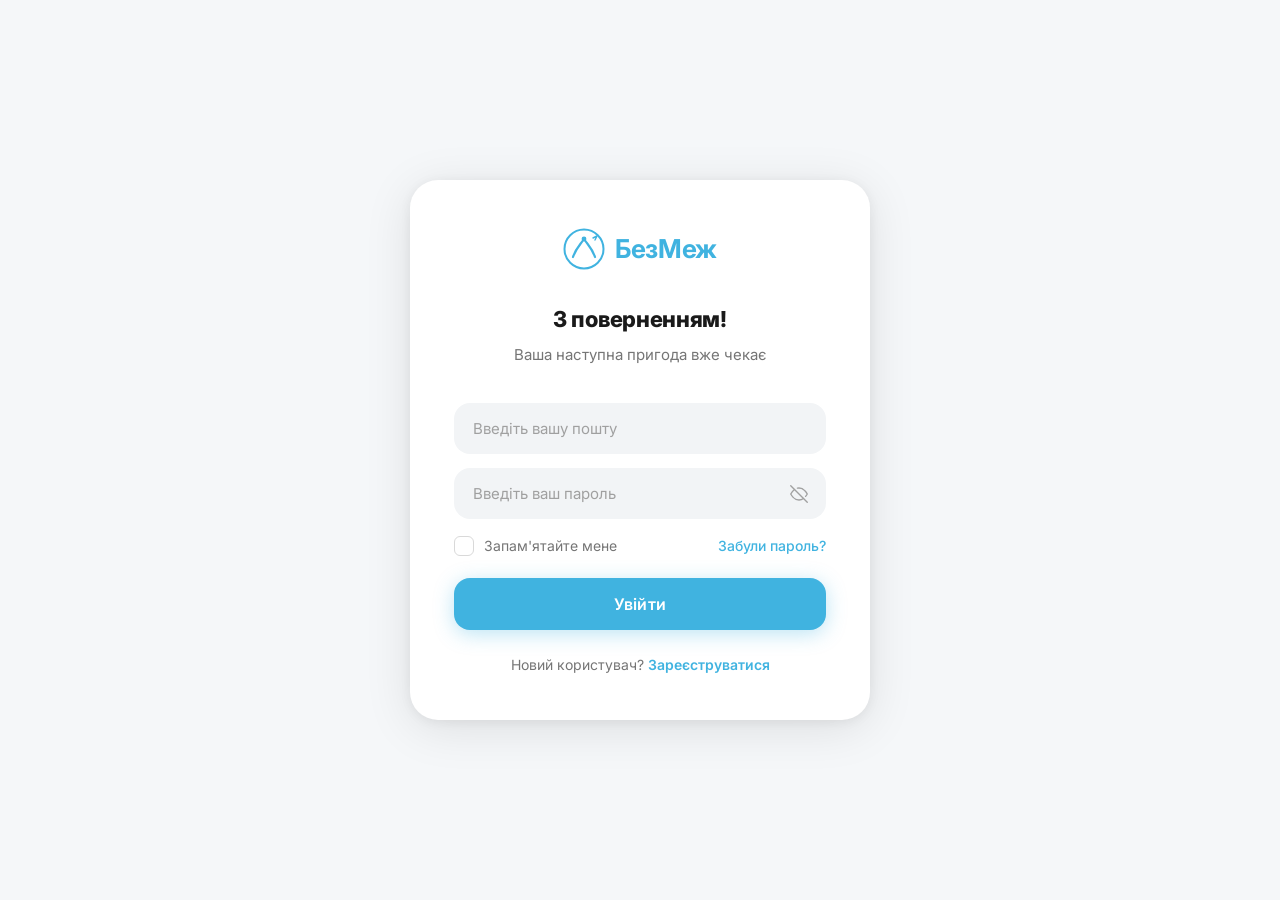
<file: pages/!log in/login.html>
<!DOCTYPE html>
<html lang="uk">
<head>
  <meta charset="UTF-8" />
  <meta name="viewport" content="width=device-width, initial-scale=1.0" />
  <title>БезМеж — Увійти</title>

  <link rel="preconnect" href="https://fonts.googleapis.com" />
  <link rel="preconnect" href="https://fonts.gstatic.com" crossorigin />
  <link href="https://fonts.googleapis.com/css2?family=Inter:wght@400;500;600;700;800&display=swap" rel="stylesheet" />

  <style>
/* ============================================================
   БезМеж — Design System Variables (shared across all pages)
   ============================================================ */
:root {
  --primary:       #40B3E0;
  --primary-dark:  #2a9cc8;
  --dark:          #1A1A1A;
  --gray:          #757575;
  --gray-light:    #A0A0A0;
  --bg:            #F5F7F9;
  --white:         #FFFFFF;
  --border:        #D9D9D9;
  --input-bg:      #F2F4F6;
  --radius-md:     16px;
  --radius-lg:     20px;
  --radius-xl:     28px;
}

/* ─── Reset ────────────────────────────────────────────────── */
*, *::before, *::after { box-sizing: border-box; margin: 0; padding: 0; }
html { scroll-behavior: smooth; }

body {
  font-family: 'Inter', sans-serif;
  background: var(--bg);
  color: var(--dark);
  font-size: 16px;
  line-height: 1.6;
  -webkit-font-smoothing: antialiased;
  min-height: 100vh;
  display: flex;
  align-items: center;
  justify-content: center;
  padding: 32px 16px;
}

/* ─── Auth wrapper ──────────────────────────────────────────── */
.auth {
  width: 100%;
  max-width: 460px;
  display: flex;
  flex-direction: column;
  align-items: center;
}

/* ── Card ────────────────────────────────────────────────────── */
.auth__card {
  width: 100%;
  background: var(--white);
  border-radius: var(--radius-xl);
  box-shadow: 0 8px 48px rgba(0,0,0,.10), 0 2px 12px rgba(0,0,0,.06);
  padding: 48px 44px 44px;
  display: flex;
  flex-direction: column;
  align-items: center;
}

/* ── Logo ─────────────────────────────────────────────────────── */
.auth__logo {
  display: flex;
  align-items: center;
  gap: 10px;
  margin-bottom: 32px;
  text-decoration: none;
}
.auth__logo-icon { width: 42px; height: 42px; flex-shrink: 0; }
.auth__logo-text {
  font-size: 26px;
  font-weight: 700;
  color: var(--primary);
  letter-spacing: -.4px;
}

/* ── Heading ──────────────────────────────────────────────────── */
.auth__heading {
  font-size: 22px;
  font-weight: 800;
  color: var(--dark);
  text-align: center;
  margin-bottom: 6px;
  letter-spacing: -.3px;
}
.auth__sub {
  font-size: 15px;
  color: var(--gray);
  text-align: center;
  margin-bottom: 36px;
}

/* ── Form ─────────────────────────────────────────────────────── */
.auth__form {
  width: 100%;
  display: flex;
  flex-direction: column;
  gap: 14px;
}

/* ── Field ────────────────────────────────────────────────────── */
.auth__field { position: relative; width: 100%; }

.auth__input {
  width: 100%;
  background: var(--input-bg);
  border: 1.5px solid transparent;
  border-radius: var(--radius-md);
  padding: 15px 18px;
  font-family: 'Inter', sans-serif;
  font-size: 15px;
  color: var(--dark);
  outline: none;
  transition: border-color .2s, background .2s, box-shadow .2s;
}
.auth__input::placeholder { color: var(--gray-light); font-weight: 400; }
.auth__input:hover  { background: #edf0f3; }
.auth__input:focus  {
  background: var(--white);
  border-color: var(--primary);
  box-shadow: 0 0 0 4px rgba(64,179,224,.12);
}
.auth__input--password { padding-right: 48px; }

/* ── Eye toggle ───────────────────────────────────────────────── */
.auth__eye {
  position: absolute;
  right: 14px;
  top: 50%;
  transform: translateY(-50%);
  background: none;
  border: none;
  cursor: pointer;
  color: var(--gray-light);
  display: flex;
  align-items: center;
  padding: 4px;
  transition: color .18s;
}
.auth__eye:hover { color: var(--primary); }
.auth__eye svg   { width: 18px; height: 18px; }

/* ── Row: remember + forgot ───────────────────────────────────── */
.auth__row {
  display: flex;
  align-items: center;
  justify-content: space-between;
  margin-top: 2px;
}

/* ── Remember me ──────────────────────────────────────────────── */
.auth__remember {
  display: flex;
  align-items: center;
  gap: 10px;
  cursor: pointer;
  user-select: none;
}
.auth__remember-checkbox {
  appearance: none;
  -webkit-appearance: none;
  width: 20px;
  height: 20px;
  min-width: 20px;
  border: 1.5px solid var(--border);
  border-radius: 6px;
  background: var(--white);
  cursor: pointer;
  position: relative;
  transition: border-color .18s, background .18s;
}
.auth__remember-checkbox:checked {
  background: var(--primary);
  border-color: var(--primary);
}
.auth__remember-checkbox:checked::after {
  content: '';
  position: absolute;
  top: 3px; left: 6px;
  width: 5px; height: 9px;
  border: 2px solid #fff;
  border-top: none;
  border-left: none;
  transform: rotate(45deg);
}
.auth__remember-checkbox:focus-visible {
  box-shadow: 0 0 0 3px rgba(64,179,224,.22);
  outline: none;
}
.auth__remember-label { font-size: 14px; color: var(--gray); }

/* ── Forgot password ──────────────────────────────────────────── */
.auth__forgot {
  font-size: 14px;
  font-weight: 500;
  color: var(--primary);
  text-decoration: none;
  transition: opacity .18s;
}
.auth__forgot:hover { opacity: .75; text-decoration: underline; }

/* ── Submit ───────────────────────────────────────────────────── */
.auth__submit {
  width: 100%;
  background: var(--primary);
  color: #fff;
  border: none;
  border-radius: var(--radius-md);
  padding: 16px;
  font-family: 'Inter', sans-serif;
  font-size: 16px;
  font-weight: 600;
  cursor: pointer;
  transition: background .2s, transform .18s, box-shadow .2s;
  margin-top: 6px;
  box-shadow: 0 4px 20px rgba(64,179,224,.35);
  letter-spacing: .1px;
}
.auth__submit:hover {
  background: var(--primary-dark);
  box-shadow: 0 6px 24px rgba(64,179,224,.45);
  transform: translateY(-1px);
}
.auth__submit:active { transform: translateY(0); }

/* ── Footer text ──────────────────────────────────────────────── */
.auth__footer-text {
  margin-top: 24px;
  font-size: 14px;
  color: var(--gray);
  text-align: center;
}
.auth__footer-text a {
  color: var(--primary);
  font-weight: 600;
  text-decoration: none;
}
.auth__footer-text a:hover { text-decoration: underline; }

/* ─── Responsive ─────────────────────────────────────────────── */
@media (max-width: 520px) {
  .auth__card {
    padding: 36px 24px 32px;
    border-radius: var(--radius-lg);
  }
  .auth__logo-text { font-size: 22px; }
}
  </style>
</head>
<body>

<main class="auth" role="main">
  <div class="auth__card">

    <!-- ── Logo ─────────────────────────────────────────── -->
    <a href="index.html" class="auth__logo" aria-label="БезМеж — на головну">
      <svg class="auth__logo-icon" viewBox="0 0 42 42" fill="none"
           xmlns="http://www.w3.org/2000/svg" aria-hidden="true">
        <circle cx="21" cy="21" r="19.5" stroke="#40B3E0" stroke-width="2"/>
        <!-- mountain arc -->
        <path d="M10 29 C13 20, 17 17, 21 11 C25 17, 29 20, 32 29"
              stroke="#40B3E0" stroke-width="2.2"
              stroke-linecap="round" stroke-linejoin="round" fill="none"/>
        <!-- peak dot -->
        <circle cx="21" cy="11" r="2.4" fill="#40B3E0"/>
        <!-- small plane accent top-right -->
        <path d="M30 10 L34 8 L32 12"
              stroke="#40B3E0" stroke-width="1.4"
              stroke-linecap="round" stroke-linejoin="round" fill="none"/>
      </svg>
      <span class="auth__logo-text">БезМеж</span>
    </a>

    <!-- ── Heading ──────────────────────────────────────── -->
    <h1 class="auth__heading">З поверненням!</h1>
    <p  class="auth__sub">Ваша наступна пригода вже чекає</p>

    <!-- ── Form ─────────────────────────────────────────── -->
    <form class="auth__form" novalidate>

      <!-- Email -->
      <div class="auth__field">
        <input
          class="auth__input"
          type="email"
          name="email"
          id="email"
          placeholder="Введіть вашу пошту"
          autocomplete="email"
          required
        />
      </div>

      <!-- Password -->
      <div class="auth__field">
        <input
          class="auth__input auth__input--password"
          type="password"
          name="password"
          id="password"
          placeholder="Введіть ваш пароль"
          autocomplete="current-password"
          required
        />
        <button
          type="button"
          class="auth__eye"
          id="togglePassword"
          aria-label="Показати пароль"
        >
          <svg id="eyeIcon" viewBox="0 0 24 24" fill="none"
               stroke="currentColor" stroke-width="1.8"
               stroke-linecap="round" stroke-linejoin="round">
            <!-- eye-off (default: hidden) -->
            <path d="M17.94 17.94A10.07 10.07 0 0 1 12 20c-7 0-11-8-11-8
                     a18.45 18.45 0 0 1 5.06-5.94"/>
            <path d="M9.9 4.24A9.12 9.12 0 0 1 12 4c7 0 11 8 11 8
                     a18.5 18.5 0 0 1-2.16 3.19"/>
            <line x1="1" y1="1" x2="23" y2="23"/>
          </svg>
        </button>
      </div>

      <!-- Remember me  +  Forgot password (same row) -->
      <div class="auth__row">
        <label class="auth__remember">
          <input
            class="auth__remember-checkbox"
            type="checkbox"
            name="remember"
            id="remember"
          />
          <span class="auth__remember-label">Запам'ятайте мене</span>
        </label>

        <a href="#" class="auth__forgot">Забули пароль?</a>
      </div>

      <!-- Submit -->
      <button type="submit" class="auth__submit">Увійти</button>

    </form>

    <!-- ── Footer link ───────────────────────────────────── -->
    <p class="auth__footer-text">
      Новий користувач? <a href="register.html">Зареєструватися</a>
    </p>

  </div><!-- /card -->
</main>

<script>
  // ── Password visibility toggle ──────────────────────────────
  const toggleBtn = document.getElementById('togglePassword');
  const pwdInput  = document.getElementById('password');
  const eyeIcon   = document.getElementById('eyeIcon');

  const ICON_OFF = `
    <path d="M17.94 17.94A10.07 10.07 0 0 1 12 20c-7 0-11-8-11-8
             a18.45 18.45 0 0 1 5.06-5.94"/>
    <path d="M9.9 4.24A9.12 9.12 0 0 1 12 4c7 0 11 8 11 8
             a18.5 18.5 0 0 1-2.16 3.19"/>
    <line x1="1" y1="1" x2="23" y2="23"/>
  `;
  const ICON_ON = `
    <path d="M1 12s4-8 11-8 11 8 11 8-4 8-11 8-11-8-11-8z"/>
    <circle cx="12" cy="12" r="3"/>
  `;

  toggleBtn.addEventListener('click', () => {
    const visible = pwdInput.type === 'text';
    pwdInput.type       = visible ? 'password' : 'text';
    eyeIcon.innerHTML   = visible ? ICON_OFF : ICON_ON;
    toggleBtn.setAttribute('aria-label', visible ? 'Показати пароль' : 'Приховати пароль');
  });
</script>

</body>
</html>
</file>
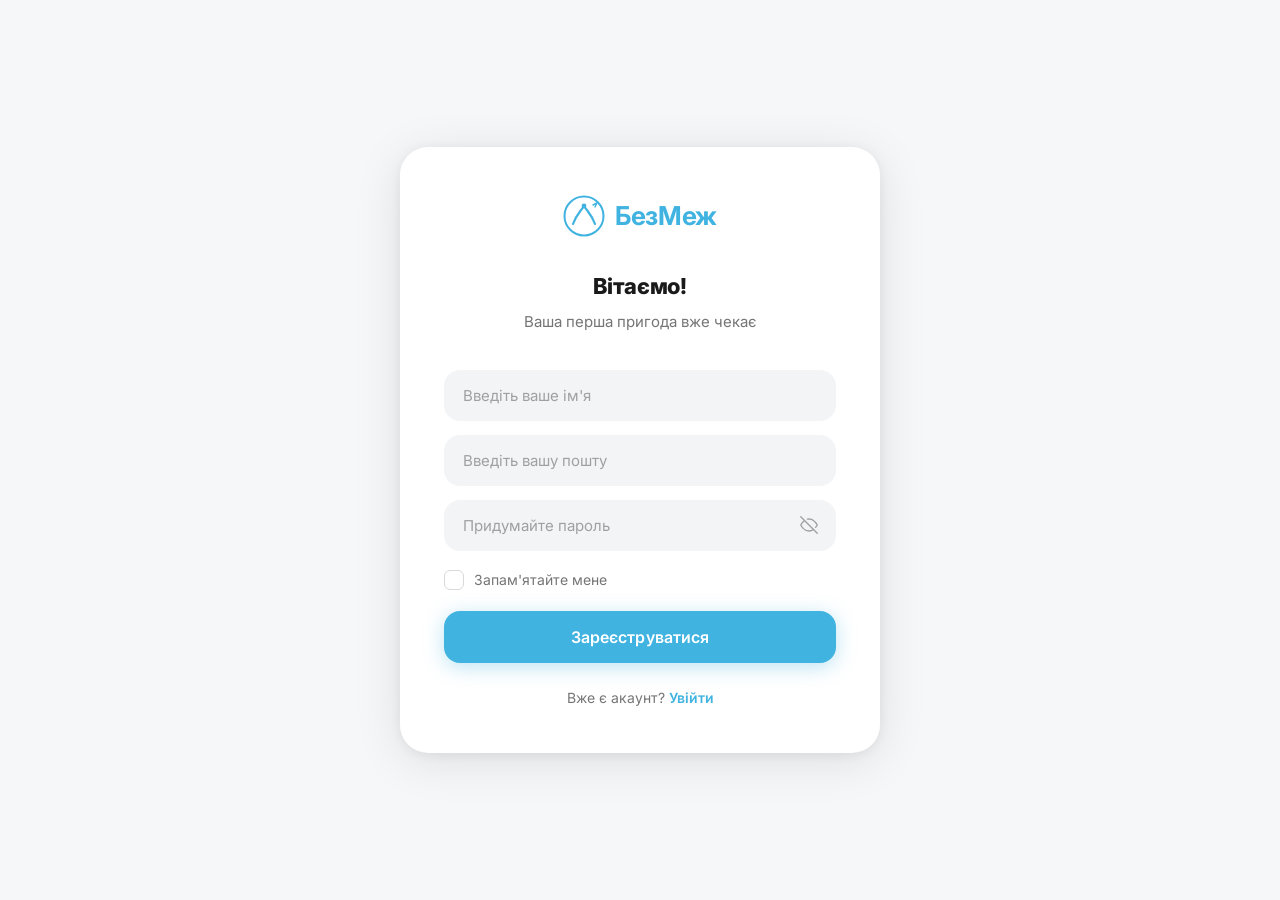
<file: pages/!regestracion/register.html>
<!DOCTYPE html>
<html lang="uk">
<head>
  <meta charset="UTF-8" />
  <meta name="viewport" content="width=device-width, initial-scale=1.0" />
  <title>БезМеж — Реєстрація</title>

  <link rel="preconnect" href="https://fonts.googleapis.com" />
  <link rel="preconnect" href="https://fonts.gstatic.com" crossorigin />
  <link href="https://fonts.googleapis.com/css2?family=Inter:wght@400;500;600;700;800&display=swap" rel="stylesheet" />

  <style>
/* ============================================================
   БезМеж — Design System Variables (shared)
   ============================================================ */
:root {
  --primary:       #40B3E0;
  --primary-dark:  #2a9cc8;
  --primary-light: #e8f6fc;
  --dark:          #1A1A1A;
  --gray:          #757575;
  --gray-light:    #A0A0A0;
  --bg:            #F5F7F9;
  --white:         #FFFFFF;
  --border:        #D9D9D9;
  --input-bg:      #F2F4F6;
  --radius-md:     16px;
  --radius-lg:     20px;
  --radius-xl:     28px;
}

/* ─── Reset ────────────────────────────────────────────────── */
*, *::before, *::after { box-sizing: border-box; margin: 0; padding: 0; }
html { scroll-behavior: smooth; }
body {
  font-family: 'Inter', sans-serif;
  background: var(--bg);
  color: var(--dark);
  font-size: 16px;
  line-height: 1.6;
  -webkit-font-smoothing: antialiased;
  min-height: 100vh;
  display: flex;
  align-items: center;
  justify-content: center;
  padding: 32px 16px;
}

/* ─── Auth Layout ───────────────────────────────────────────── */
.auth {
  width: 100%;
  max-width: 480px;
  display: flex;
  flex-direction: column;
  align-items: center;
}

/* ── Card ────────────────────────────────────────────────────── */
.auth__card {
  width: 100%;
  background: var(--white);
  border-radius: var(--radius-xl);
  box-shadow: 0 8px 48px rgba(0,0,0,.10), 0 2px 12px rgba(0,0,0,.06);
  padding: 48px 44px 44px;
  display: flex;
  flex-direction: column;
  align-items: center;
}

/* ── Logo ─────────────────────────────────────────────────────── */
.auth__logo {
  display: flex;
  align-items: center;
  gap: 10px;
  margin-bottom: 32px;
  text-decoration: none;
}
.auth__logo-icon { width: 42px; height: 42px; flex-shrink: 0; }
.auth__logo-text {
  font-size: 26px;
  font-weight: 700;
  color: var(--primary);
  letter-spacing: -.4px;
}

/* ── Heading ──────────────────────────────────────────────────── */
.auth__heading {
  font-size: 22px;
  font-weight: 800;
  color: var(--dark);
  text-align: center;
  margin-bottom: 6px;
  letter-spacing: -.3px;
}
.auth__sub {
  font-size: 15px;
  color: var(--gray);
  text-align: center;
  margin-bottom: 36px;
}

/* ── Form ─────────────────────────────────────────────────────── */
.auth__form {
  width: 100%;
  display: flex;
  flex-direction: column;
  gap: 14px;
}

/* ── Field ────────────────────────────────────────────────────── */
.auth__field { position: relative; width: 100%; }

.auth__input {
  width: 100%;
  background: var(--input-bg);
  border: 1.5px solid transparent;
  border-radius: var(--radius-md);
  padding: 15px 18px;
  font-family: 'Inter', sans-serif;
  font-size: 15px;
  color: var(--dark);
  outline: none;
  transition: border-color .2s, background .2s, box-shadow .2s;
}
.auth__input::placeholder {
  color: var(--gray-light);
  font-weight: 400;
}
.auth__input:hover  { background: #edf0f3; }
.auth__input:focus  {
  background: var(--white);
  border-color: var(--primary);
  box-shadow: 0 0 0 4px rgba(64,179,224,.12);
}
.auth__input--password { padding-right: 48px; }

/* ── Password eye toggle ──────────────────────────────────────── */
.auth__eye {
  position: absolute;
  right: 14px;
  top: 50%;
  transform: translateY(-50%);
  background: none;
  border: none;
  cursor: pointer;
  color: var(--gray-light);
  display: flex;
  align-items: center;
  padding: 4px;
  transition: color .18s;
}
.auth__eye:hover { color: var(--primary); }
.auth__eye svg   { width: 18px; height: 18px; }

/* ── Remember me ──────────────────────────────────────────────── */
.auth__remember {
  display: flex;
  align-items: center;
  gap: 10px;
  cursor: pointer;
  margin-top: 4px;
  user-select: none;
}
.auth__remember-checkbox {
  appearance: none;
  -webkit-appearance: none;
  width: 20px;
  height: 20px;
  min-width: 20px;
  border: 1.5px solid var(--border);
  border-radius: 6px;
  background: var(--white);
  cursor: pointer;
  transition: border-color .18s, background .18s;
  position: relative;
}
.auth__remember-checkbox:checked {
  background: var(--primary);
  border-color: var(--primary);
}
.auth__remember-checkbox:checked::after {
  content: '';
  position: absolute;
  top: 3px; left: 6px;
  width: 5px; height: 9px;
  border: 2px solid #fff;
  border-top: none;
  border-left: none;
  transform: rotate(45deg);
}
.auth__remember-checkbox:focus-visible {
  box-shadow: 0 0 0 3px rgba(64,179,224,.22);
  outline: none;
}
.auth__remember-label { font-size: 14px; color: var(--gray); }

/* ── Submit ───────────────────────────────────────────────────── */
.auth__submit {
  width: 100%;
  background: var(--primary);
  color: #fff;
  border: none;
  border-radius: var(--radius-md);
  padding: 16px;
  font-family: 'Inter', sans-serif;
  font-size: 16px;
  font-weight: 600;
  cursor: pointer;
  transition: background .2s, transform .18s, box-shadow .2s;
  margin-top: 6px;
  box-shadow: 0 4px 20px rgba(64,179,224,.35);
  letter-spacing: .1px;
}
.auth__submit:hover {
  background: var(--primary-dark);
  box-shadow: 0 6px 24px rgba(64,179,224,.45);
  transform: translateY(-1px);
}
.auth__submit:active { transform: translateY(0); }

/* ── Footer link ──────────────────────────────────────────────── */
.auth__footer-text {
  margin-top: 24px;
  font-size: 14px;
  color: var(--gray);
  text-align: center;
}
.auth__footer-text a {
  color: var(--primary);
  font-weight: 600;
  text-decoration: none;
}
.auth__footer-text a:hover { text-decoration: underline; }

/* ─── Responsive ─────────────────────────────────────────────── */
@media (max-width: 520px) {
  .auth__card {
    padding: 36px 24px 32px;
    border-radius: var(--radius-lg);
  }
  .auth__logo-text { font-size: 22px; }
}
  </style>
</head>
<body>

<main class="auth">
  <div class="auth__card">

    <!-- ── Logo ─────────────────────────────────────────── -->
    <a href="index.html" class="auth__logo" aria-label="БезМеж — на головну">
      <!-- Logo SVG: circle with mountain path and plane accent -->
      <svg class="auth__logo-icon" viewBox="0 0 42 42" fill="none" xmlns="http://www.w3.org/2000/svg" aria-hidden="true">
        <circle cx="21" cy="21" r="19.5" stroke="#40B3E0" stroke-width="2"/>
        <!-- mountain outline -->
        <path d="M10 29 C13 20, 17 17, 21 11 C25 17, 29 20, 32 29"
              stroke="#40B3E0" stroke-width="2.2" stroke-linecap="round" stroke-linejoin="round" fill="none"/>
        <!-- peak dot -->
        <circle cx="21" cy="11" r="2.4" fill="#40B3E0"/>
        <!-- small plane tick top-right -->
        <path d="M30 10 L34 8 L32 12" stroke="#40B3E0" stroke-width="1.4"
              stroke-linecap="round" stroke-linejoin="round" fill="none"/>
      </svg>
      <span class="auth__logo-text">БезМеж</span>
    </a>

    <!-- ── Heading ──────────────────────────────────────── -->
    <h1 class="auth__heading">Вітаємо!</h1>
    <p class="auth__sub">Ваша перша пригода вже чекає</p>

    <!-- ── Form ─────────────────────────────────────────── -->
    <form class="auth__form" novalidate>

      <!-- Name -->
      <div class="auth__field">
        <input
          class="auth__input"
          type="text"
          name="name"
          id="name"
          placeholder="Введіть ваше ім'я"
          autocomplete="given-name"
          required
        />
      </div>

      <!-- Email -->
      <div class="auth__field">
        <input
          class="auth__input"
          type="email"
          name="email"
          id="email"
          placeholder="Введіть вашу пошту"
          autocomplete="email"
          required
        />
      </div>

      <!-- Password -->
      <div class="auth__field">
        <input
          class="auth__input auth__input--password"
          type="password"
          name="password"
          id="password"
          placeholder="Придумайте пароль"
          autocomplete="new-password"
          required
        />
        <!-- eye toggle -->
        <button
          type="button"
          class="auth__eye"
          id="togglePassword"
          aria-label="Показати/приховати пароль"
        >
          <!-- eye-off icon (default — password hidden) -->
          <svg id="eyeIcon" viewBox="0 0 24 24" fill="none"
               stroke="currentColor" stroke-width="1.8"
               stroke-linecap="round" stroke-linejoin="round">
            <path d="M17.94 17.94A10.07 10.07 0 0 1 12 20c-7 0-11-8-11-8a18.45 18.45 0 0 1 5.06-5.94"/>
            <path d="M9.9 4.24A9.12 9.12 0 0 1 12 4c7 0 11 8 11 8a18.5 18.5 0 0 1-2.16 3.19"/>
            <line x1="1" y1="1" x2="23" y2="23"/>
          </svg>
        </button>
      </div>

      <!-- Remember me -->
      <label class="auth__remember">
        <input
          class="auth__remember-checkbox"
          type="checkbox"
          name="remember"
          id="remember"
        />
        <span class="auth__remember-label">Запам'ятайте мене</span>
      </label>

      <!-- Submit -->
      <button type="submit" class="auth__submit">
        Зареєструватися
      </button>

    </form><!-- /form -->

    <!-- ── Footer link ───────────────────────────────────── -->
    <p class="auth__footer-text">
      Вже є акаунт? <a href="login.html">Увійти</a>
    </p>

  </div><!-- /card -->
</main>

<script>
  // ── Password visibility toggle ─────────────────────────────
  const btn      = document.getElementById('togglePassword');
  const input    = document.getElementById('password');
  const eyeIcon  = document.getElementById('eyeIcon');

  const EYE_OPEN = `
    <path d="M1 12s4-8 11-8 11 8 11 8-4 8-11 8-11-8-11-8z"/>
    <circle cx="12" cy="12" r="3"/>
  `;
  const EYE_OFF = `
    <path d="M17.94 17.94A10.07 10.07 0 0 1 12 20c-7 0-11-8-11-8a18.45 18.45 0 0 1 5.06-5.94"/>
    <path d="M9.9 4.24A9.12 9.12 0 0 1 12 4c7 0 11 8 11 8a18.5 18.5 0 0 1-2.16 3.19"/>
    <line x1="1" y1="1" x2="23" y2="23"/>
  `;

  btn.addEventListener('click', () => {
    const isHidden = input.type === 'password';
    input.type     = isHidden ? 'text' : 'password';
    eyeIcon.innerHTML = isHidden ? EYE_OPEN : EYE_OFF;
    btn.setAttribute('aria-label', isHidden ? 'Приховати пароль' : 'Показати пароль');
  });
</script>

</body>
</html>
</file>
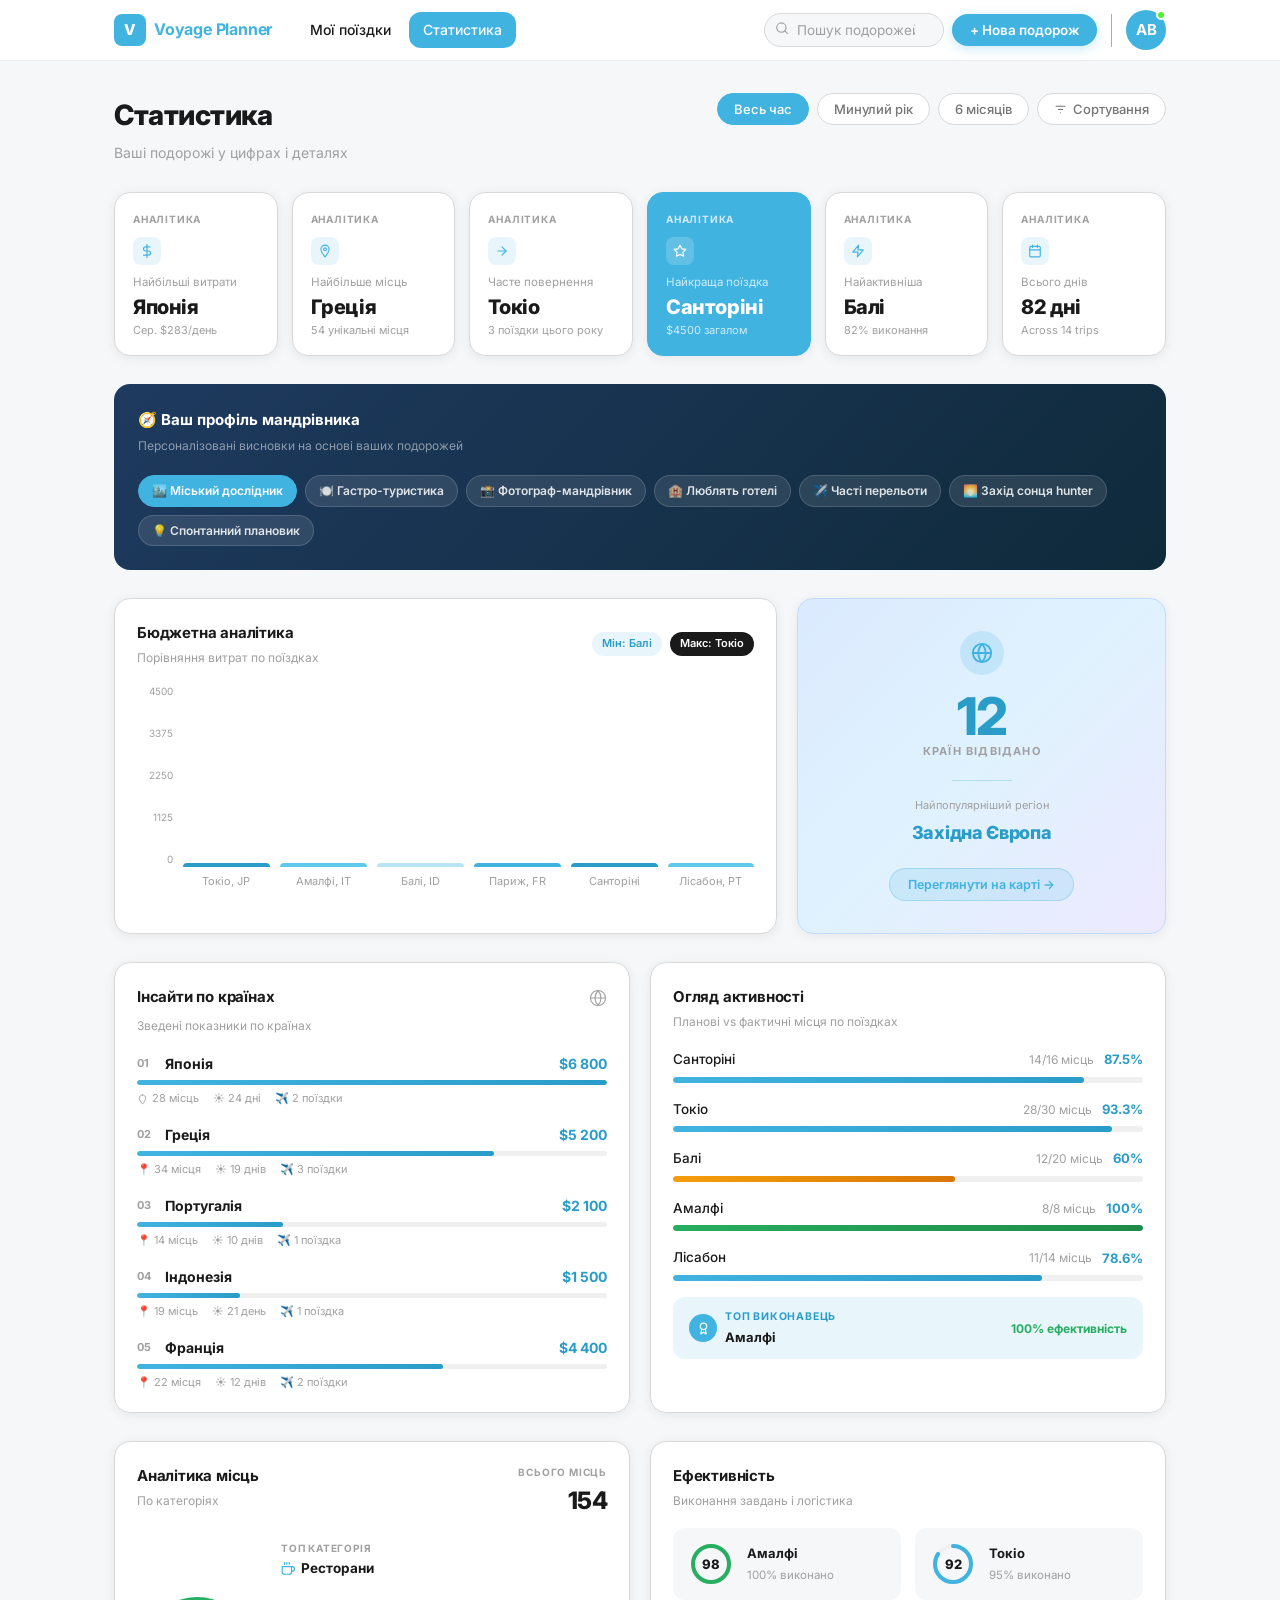
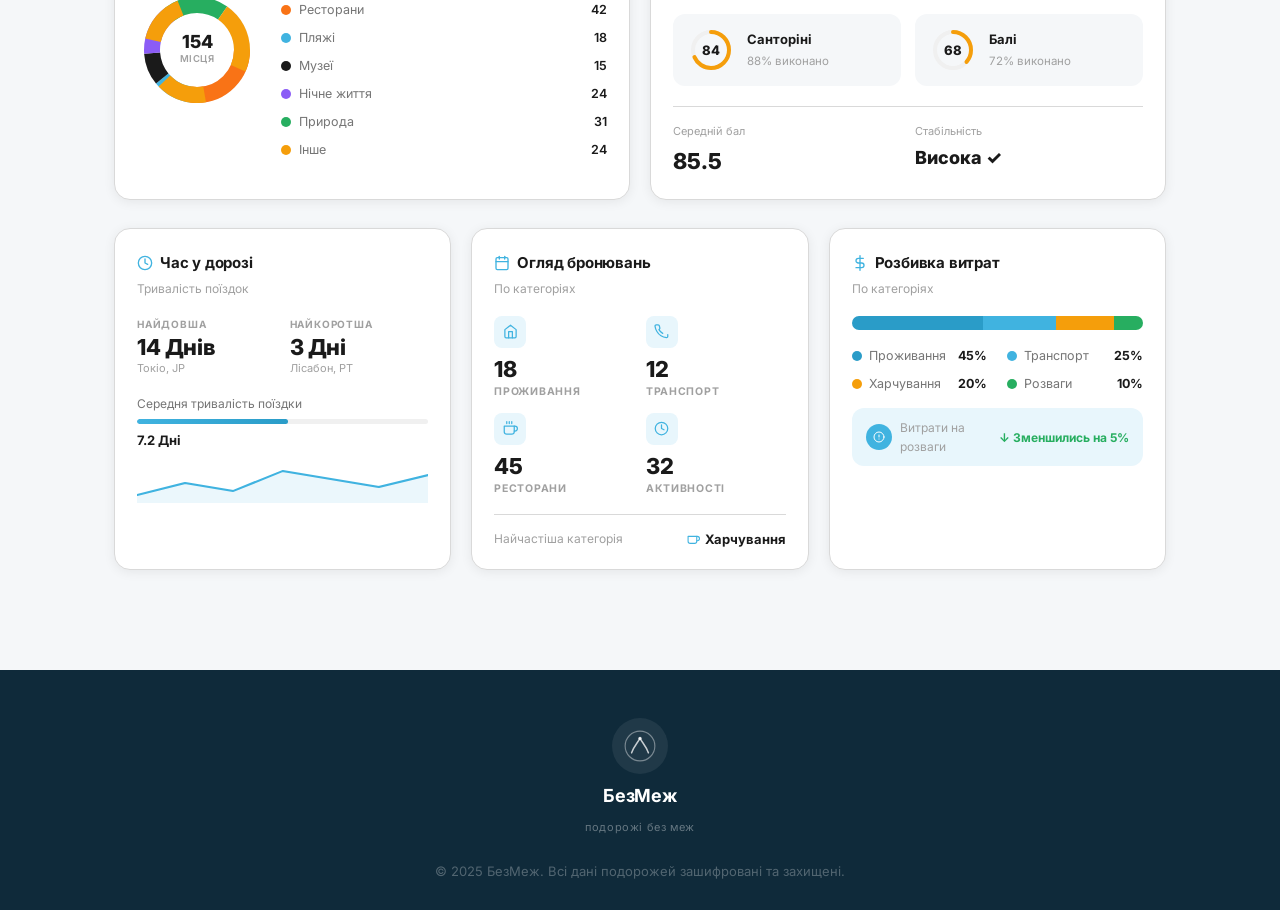
<file: pages/!statics/statistics.html>
<!DOCTYPE html>
<html lang="uk">
<head>
  <meta charset="UTF-8" />
  <meta name="viewport" content="width=device-width, initial-scale=1.0" />
  <title>БезМеж — Статистика</title>
  <link rel="preconnect" href="https://fonts.googleapis.com" />
  <link rel="preconnect" href="https://fonts.gstatic.com" crossorigin />
  <link href="https://fonts.googleapis.com/css2?family=Inter:wght@400;500;600;700;800&display=swap" rel="stylesheet" />
  <style>
/* ============================================================
   БезМеж — Statistics Page · Fully Self-Contained
   Design system: Inter · #40B3E0 · #F5F7F9 · 20px radius
   ============================================================ */
:root {
  --primary:#40B3E0; --primary-dark:#2a9cc8; --primary-light:#e8f6fc;
  --dark:#1A1A1A; --gray:#757575; --gray-light:#A0A0A0;
  --bg:#F5F7F9; --white:#FFFFFF; --border:#D9D9D9;
  --green:#27AE60; --green-light:#D1FAE5; --green-dark:#065F46;
  --red:#EF4444; --amber:#F59E0B; --amber-light:#FEF3C7;
  --purple:#8B5CF6; --purple-light:#EDE9FE;
  --teal:#14B8A6; --orange:#F97316; --rose:#F43F5E;

  --radius-sm:8px; --radius-md:12px; --radius-lg:16px; --radius-xl:20px;
  --shadow-card:0 2px 12px rgba(0,0,0,.07);
  --shadow-md:0 6px 24px rgba(0,0,0,.10);
}

*,*::before,*::after{box-sizing:border-box;margin:0;padding:0;}
html{scroll-behavior:smooth;}
body{font-family:'Inter',sans-serif;background:var(--bg);color:var(--dark);font-size:16px;line-height:1.6;-webkit-font-smoothing:antialiased;min-height:100vh;display:flex;flex-direction:column;}
img{display:block;max-width:100%;}
a{text-decoration:none;color:inherit;}
.container{max-width:1100px;margin:0 auto;padding:0 24px;width:100%;}

/* ═══ NAV ═══════════════════════════════════════════════════ */
.nav{background:var(--white);border-bottom:1px solid rgba(217,217,217,.5);position:sticky;top:0;z-index:100;}
.nav__inner{max-width:1100px;margin:0 auto;padding:0 24px;display:flex;align-items:center;height:60px;gap:8px;}
.nav__logo{display:flex;align-items:center;gap:8px;flex-shrink:0;text-decoration:none;margin-right:16px;}
.nav__logo-icon{width:32px;height:32px;background:var(--primary);border-radius:var(--radius-sm);display:flex;align-items:center;justify-content:center;font-size:15px;font-weight:800;color:#fff;}
.nav__logo-text{font-size:16px;font-weight:700;color:var(--primary);letter-spacing:-.2px;}
.nav__links{display:flex;align-items:center;gap:4px;flex:1;}
.nav__link{font-size:14px;font-weight:500;color:var(--dark);padding:7px 14px;border-radius:var(--radius-md);transition:color .18s,background .18s;white-space:nowrap;}
.nav__link:hover{color:var(--primary);background:var(--primary-light);}
.nav__link--active{background:var(--primary);color:var(--white);}
.nav__search{position:relative;flex-shrink:0;}
.nav__search-icon{position:absolute;left:11px;top:50%;transform:translateY(-50%);color:var(--gray-light);pointer-events:none;}
.nav__search-icon svg{width:14px;height:14px;}
.nav__search-input{background:var(--bg);border:1.5px solid var(--border);border-radius:50px;padding:8px 14px 8px 32px;font-family:'Inter',sans-serif;font-size:13.5px;color:var(--dark);outline:none;width:180px;transition:border-color .2s,box-shadow .2s;}
.nav__search-input::placeholder{color:var(--gray-light);}
.nav__search-input:focus{border-color:var(--primary);box-shadow:0 0 0 3px rgba(64,179,224,.10);}
.nav__add-btn{display:inline-flex;align-items:center;background:var(--primary);color:#fff;border:none;border-radius:50px;padding:8px 18px;font-family:'Inter',sans-serif;font-size:13.5px;font-weight:600;cursor:pointer;white-space:nowrap;box-shadow:0 3px 12px rgba(64,179,224,.28);transition:background .2s,transform .15s;}
.nav__add-btn:hover{background:var(--primary-dark);transform:translateY(-1px);}
.nav__divider{width:1px;height:33px;background:#757575;margin:0 6px;flex-shrink:0;opacity:.6;}
.nav__avatar-wrap{position:relative;flex-shrink:0;}
.nav__avatar{width:40px;height:40px;border-radius:50%;background:var(--primary);display:flex;align-items:center;justify-content:center;cursor:pointer;font-size:15px;font-weight:700;color:#fff;user-select:none;}
.nav__avatar-online{position:absolute;top:0;right:0;width:10px;height:10px;border-radius:50%;background:#4BF332;border:2px solid #fff;pointer-events:none;}

/* ═══ PAGE ══════════════════════════════════════════════════ */
.page{flex:1;padding:32px 0 72px;}

/* ═══ PAGE HEADER ═══════════════════════════════════════════ */
.page-header{display:flex;align-items:flex-start;justify-content:space-between;margin-bottom:28px;flex-wrap:wrap;gap:16px;}
.page-header__left{}
.page-header__title{font-size:28px;font-weight:800;color:var(--dark);letter-spacing:-.5px;margin-bottom:4px;}
.page-header__sub{font-size:14px;color:var(--gray-light);}
.page-header__filters{display:flex;align-items:center;gap:8px;}
.filter-btn{font-family:'Inter',sans-serif;font-size:13px;font-weight:500;color:var(--gray);background:var(--white);border:1.5px solid var(--border);border-radius:50px;padding:7px 16px;cursor:pointer;transition:all .18s;}
.filter-btn:hover{border-color:var(--primary);color:var(--primary);}
.filter-btn.active{background:var(--primary);color:#fff;border-color:var(--primary);}
.filter-sort{display:flex;align-items:center;gap:6px;font-family:'Inter',sans-serif;font-size:13px;font-weight:500;color:var(--gray);background:var(--white);border:1.5px solid var(--border);border-radius:50px;padding:7px 16px;cursor:pointer;}
.filter-sort svg{width:13px;height:13px;}

/* ═══ SECTION ════════════════════════════════════════════════ */
.section{margin-bottom:28px;}
.section-title{font-size:16px;font-weight:700;color:var(--dark);letter-spacing:-.2px;margin-bottom:4px;}
.section-sub{font-size:12.5px;color:var(--gray-light);margin-bottom:16px;}

/* ═══ STAT CARD (top row) ════════════════════════════════════ */
.stat-cards{display:grid;grid-template-columns:repeat(6,1fr);gap:14px;margin-bottom:28px;}
.stat-card{background:var(--white);border-radius:var(--radius-lg);border:1px solid var(--border);padding:18px 18px 16px;box-shadow:var(--shadow-card);transition:box-shadow .2s,transform .2s;cursor:default;position:relative;}
.stat-card:hover{box-shadow:var(--shadow-md);transform:translateY(-2px);}
.stat-card--highlight{background:var(--primary);border-color:var(--primary);}
.stat-card--highlight .stat-card__label,.stat-card--highlight .stat-card__category,.stat-card--highlight .stat-card__sub{color:rgba(255,255,255,.75);}
.stat-card--highlight .stat-card__value{color:#fff;}
.stat-card__category{font-size:10px;font-weight:700;letter-spacing:.8px;text-transform:uppercase;color:var(--gray-light);margin-bottom:10px;}
.stat-card__icon-row{display:flex;align-items:center;gap:7px;margin-bottom:8px;}
.stat-card__icon{width:28px;height:28px;border-radius:var(--radius-sm);background:var(--primary-light);display:flex;align-items:center;justify-content:center;flex-shrink:0;}
.stat-card__icon svg{width:14px;height:14px;color:var(--primary);}
.stat-card--highlight .stat-card__icon{background:rgba(255,255,255,.18);}
.stat-card--highlight .stat-card__icon svg{color:#fff;}
.stat-card__label{font-size:11.5px;color:var(--gray-light);margin-bottom:4px;}
.stat-card__value{font-size:20px;font-weight:800;color:var(--dark);letter-spacing:-.4px;line-height:1.1;margin-bottom:4px;}
.stat-card__sub{font-size:11px;color:var(--gray-light);}

/* ═══ GRID 2-COL ═════════════════════════════════════════════ */
.grid-2{display:grid;grid-template-columns:1fr 1fr;gap:20px;margin-bottom:28px;}
.grid-2--7030{grid-template-columns:minmax(0,1.8fr) minmax(0,1fr);}

/* ═══ CARD ═══════════════════════════════════════════════════ */
.card{background:var(--white);border-radius:var(--radius-lg);border:1px solid var(--border);box-shadow:var(--shadow-card);}
.card__body{padding:22px 22px 20px;}
.card__title{font-size:15px;font-weight:700;color:var(--dark);letter-spacing:-.2px;margin-bottom:3px;}
.card__sub{font-size:12px;color:var(--gray-light);margin-bottom:18px;}

/* ═══ BUDGET CHART ══════════════════════════════════════════ */
.budget-chart{display:flex;align-items:flex-end;gap:10px;height:200px;margin-top:8px;}
.bar-group{flex:1;display:flex;flex-direction:column;align-items:center;gap:6px;}
.bar-wrap{flex:1;width:100%;display:flex;align-items:flex-end;}
.bar{width:100%;border-radius:6px 6px 0 0;transition:filter .2s;min-height:4px;}
.bar:hover{filter:brightness(.88);}
.bar--primary{background:var(--primary);}
.bar--low{background:#b8e4f5;}
.bar--high{background:var(--primary-dark);}
.bar--mid{background:#5ec9e8;}
.bar-label{font-size:11px;color:var(--gray-light);text-align:center;white-space:nowrap;}
.chart-legend{display:flex;align-items:center;gap:14px;margin-top:12px;}
.legend-dot{width:8px;height:8px;border-radius:50%;flex-shrink:0;}
.legend-label{font-size:12px;color:var(--gray);display:flex;align-items:center;gap:5px;}
.budget-header-row{display:flex;align-items:center;justify-content:space-between;margin-bottom:6px;}
.budget-tags{display:flex;align-items:center;gap:8px;}
.budget-tag{font-size:11px;font-weight:600;padding:3px 10px;border-radius:50px;white-space:nowrap;}
.budget-tag--low{background:#e8f6fc;color:var(--primary-dark);}
.budget-tag--high{background:#1A1A1A;color:#fff;}

/* Y-axis labels */
.chart-wrap{display:flex;gap:10px;}
.chart-y{display:flex;flex-direction:column;justify-content:space-between;padding-bottom:24px;min-width:36px;}
.chart-y span{font-size:10px;color:var(--gray-light);text-align:right;}

/* ═══ MAP CARD ════════════════════════════════════════════════ */
.map-card{background:linear-gradient(135deg,#dbeafe 0%,#e0f2fe 50%,#ede9fe 100%);border:1px solid #bfdbfe;display:flex;flex-direction:column;align-items:center;justify-content:center;text-align:center;padding:32px 24px;min-height:280px;}
.map-card__icon{width:44px;height:44px;border-radius:50%;background:rgba(64,179,224,.18);display:flex;align-items:center;justify-content:center;margin:0 auto 16px;}
.map-card__icon svg{width:22px;height:22px;color:var(--primary);}
.map-card__count{font-size:52px;font-weight:800;color:var(--primary-dark);letter-spacing:-2px;line-height:1;}
.map-card__count-label{font-size:11px;font-weight:700;letter-spacing:1.2px;text-transform:uppercase;color:var(--gray-light);margin-bottom:20px;}
.map-card__divider{width:60px;height:1px;background:rgba(64,179,224,.3);margin:0 auto 16px;}
.map-card__region-label{font-size:11px;color:var(--gray-light);margin-bottom:4px;}
.map-card__region{font-size:18px;font-weight:800;color:var(--primary-dark);letter-spacing:-.3px;margin-bottom:20px;}
.map-card__btn{font-family:'Inter',sans-serif;font-size:12.5px;font-weight:600;color:var(--primary);background:rgba(64,179,224,.15);border:1.5px solid rgba(64,179,224,.3);border-radius:50px;padding:8px 18px;cursor:pointer;transition:background .18s;}
.map-card__btn:hover{background:rgba(64,179,224,.25);}

/* Mini world map SVG dots */
.map-dots{width:100%;max-width:280px;margin:0 auto 20px;opacity:.35;}

/* ═══ COUNTRY INSIGHTS ════════════════════════════════════════ */
.country-list{display:flex;flex-direction:column;gap:16px;}
.country-item{}
.country-item__header{display:flex;align-items:center;justify-content:space-between;margin-bottom:5px;}
.country-item__left{display:flex;align-items:center;gap:10px;}
.country-item__num{font-size:11px;font-weight:700;color:var(--gray-light);width:18px;}
.country-item__name{font-size:14px;font-weight:700;color:var(--dark);}
.country-item__spend{font-size:14px;font-weight:700;color:var(--primary-dark);}
.country-item__bar-wrap{height:5px;background:#F0F0F0;border-radius:50px;overflow:hidden;margin-bottom:5px;}
.country-item__bar{height:100%;border-radius:50px;background:linear-gradient(90deg,var(--primary) 0%,var(--primary-dark) 100%);}
.country-item__meta{display:flex;align-items:center;gap:14px;}
.country-meta{font-size:11px;color:var(--gray-light);display:flex;align-items:center;gap:4px;}
.country-meta svg{width:11px;height:11px;}

/* ═══ ACTIVITY ════════════════════════════════════════════════ */
.activity-list{display:flex;flex-direction:column;gap:16px;}
.activity-item__header{display:flex;align-items:center;justify-content:space-between;margin-bottom:6px;}
.activity-item__name{font-size:13.5px;font-weight:500;color:var(--dark);}
.activity-item__right{display:flex;align-items:center;gap:10px;}
.activity-item__spots{font-size:12px;color:var(--gray-light);}
.activity-item__pct{font-size:13px;font-weight:700;color:var(--primary-dark);}
.activity-item__bar-wrap{height:6px;background:#F0F0F0;border-radius:50px;overflow:hidden;}
.activity-item__bar{height:100%;border-radius:50px;background:linear-gradient(90deg,var(--primary) 0%,var(--primary-dark) 100%);transition:width .6s cubic-bezier(.4,0,.2,1);}
.activity-top{display:flex;align-items:center;justify-content:space-between;background:var(--primary-light);border-radius:var(--radius-md);padding:12px 16px;margin-top:16px;}
.activity-top__left{display:flex;align-items:center;gap:8px;}
.activity-top__icon{width:28px;height:28px;border-radius:50%;background:var(--primary);display:flex;align-items:center;justify-content:center;}
.activity-top__icon svg{width:13px;height:13px;color:#fff;}
.activity-top__label{font-size:10.5px;font-weight:700;text-transform:uppercase;letter-spacing:.8px;color:var(--primary-dark);margin-bottom:1px;}
.activity-top__name{font-size:13px;font-weight:700;color:var(--dark);}
.activity-top__badge{font-size:12px;font-weight:700;color:var(--green);}

/* ═══ PLACES DONUT ════════════════════════════════════════════ */
.places-grid{display:grid;grid-template-columns:auto 1fr;gap:24px;align-items:center;}
.donut-wrap{position:relative;width:120px;height:120px;flex-shrink:0;}
.donut-wrap svg{width:120px;height:120px;}
.donut-center{position:absolute;inset:0;display:flex;flex-direction:column;align-items:center;justify-content:center;}
.donut-center__num{font-size:18px;font-weight:800;color:var(--dark);line-height:1;}
.donut-center__label{font-size:9.5px;font-weight:600;text-transform:uppercase;letter-spacing:.6px;color:var(--gray-light);}
.places-legend{display:flex;flex-direction:column;gap:8px;}
.places-legend-top{margin-bottom:12px;}
.places-legend-top__label{font-size:10px;font-weight:700;text-transform:uppercase;letter-spacing:.8px;color:var(--gray-light);margin-bottom:2px;}
.places-legend-top__name{display:flex;align-items:center;gap:6px;font-size:13.5px;font-weight:700;color:var(--dark);}
.places-legend-top__name svg{width:14px;height:14px;color:var(--primary);}
.legend-row{display:flex;align-items:center;justify-content:space-between;gap:8px;}
.legend-dot-lg{width:10px;height:10px;border-radius:50%;flex-shrink:0;}
.legend-name{font-size:12.5px;color:var(--gray);flex:1;}
.legend-count{font-size:12.5px;font-weight:600;color:var(--dark);}

/* ═══ EFFICIENCY ══════════════════════════════════════════════ */
.efficiency-grid{display:grid;grid-template-columns:1fr 1fr;gap:14px;margin-bottom:20px;}
.eff-card{display:flex;align-items:center;gap:14px;background:var(--bg);border-radius:var(--radius-md);padding:14px 16px;}
.eff-score-ring{flex-shrink:0;position:relative;width:44px;height:44px;}
.eff-score-ring svg{width:44px;height:44px;}
.eff-score-value{position:absolute;inset:0;display:flex;align-items:center;justify-content:center;font-size:13px;font-weight:800;color:var(--dark);}
.eff-card__name{font-size:13px;font-weight:700;color:var(--dark);margin-bottom:2px;}
.eff-card__sub{font-size:11.5px;color:var(--gray-light);}
.eff-avg-row{display:grid;grid-template-columns:1fr 1fr;gap:14px;padding-top:16px;border-top:1px solid var(--border);}
.eff-avg__label{font-size:11px;color:var(--gray-light);margin-bottom:3px;}
.eff-avg__val{font-size:22px;font-weight:800;color:var(--dark);}

/* ═══ TRAVEL TIME ════════════════════════════════════════════ */
.travel-time-row{display:grid;grid-template-columns:1fr 1fr;gap:14px;margin-bottom:16px;}
.time-stat{}
.time-stat__label{font-size:10px;font-weight:700;text-transform:uppercase;letter-spacing:.8px;color:var(--gray-light);margin-bottom:4px;}
.time-stat__val{font-size:22px;font-weight:800;color:var(--dark);letter-spacing:-.4px;line-height:1;margin-bottom:2px;}
.time-stat__sub{font-size:11px;color:var(--gray-light);}
.time-avg-bar-wrap{margin-bottom:10px;}
.time-avg-label{font-size:12px;color:var(--gray);margin-bottom:6px;}
.time-bar{height:5px;background:#F0F0F0;border-radius:50px;overflow:hidden;}
.time-bar__fill{height:100%;border-radius:50px;background:linear-gradient(90deg,var(--primary) 0%,var(--primary-dark) 100%);width:52%;}
.time-avg-val{font-size:13px;font-weight:700;color:var(--dark);margin-top:6px;}

/* Sparkline mini */
.sparkline{margin-top:12px;height:40px;}
.sparkline svg{width:100%;height:40px;}

/* ═══ BOOKINGS OVERVIEW ══════════════════════════════════════ */
.bookings-grid{display:grid;grid-template-columns:1fr 1fr;gap:12px;margin-bottom:16px;}
.booking-stat{display:flex;flex-direction:column;gap:4px;}
.booking-stat__icon{width:32px;height:32px;border-radius:var(--radius-sm);background:var(--primary-light);display:flex;align-items:center;justify-content:center;margin-bottom:6px;}
.booking-stat__icon svg{width:15px;height:15px;color:var(--primary);}
.booking-stat__val{font-size:22px;font-weight:800;color:var(--dark);letter-spacing:-.4px;line-height:1;}
.booking-stat__label{font-size:10.5px;font-weight:700;text-transform:uppercase;letter-spacing:.7px;color:var(--gray-light);}
.booking-most{display:flex;align-items:center;justify-content:space-between;padding-top:14px;border-top:1px solid var(--border);}
.booking-most__label{font-size:12px;color:var(--gray-light);}
.booking-most__val{font-size:13px;font-weight:700;color:var(--dark);display:flex;align-items:center;gap:5px;}
.booking-most__val svg{width:13px;height:13px;color:var(--primary);}

/* ═══ SPENDING BREAKDOWN ════════════════════════════════════ */
.spend-bar-track{height:14px;border-radius:50px;overflow:hidden;display:flex;margin-bottom:16px;}
.spend-bar-seg{height:100%;transition:width .5s;}
.spend-legend{display:grid;grid-template-columns:1fr 1fr;gap:8px 20px;margin-bottom:14px;}
.spend-legend-item{display:flex;align-items:center;gap:7px;font-size:12.5px;color:var(--gray);}
.spend-dot{width:10px;height:10px;border-radius:50%;flex-shrink:0;}
.spend-pct{font-weight:700;color:var(--dark);margin-left:auto;}
.spend-insight{display:flex;align-items:center;gap:8px;background:var(--primary-light);border-radius:var(--radius-md);padding:10px 14px;}
.spend-insight__icon{width:26px;height:26px;border-radius:50%;background:var(--primary);display:flex;align-items:center;justify-content:center;flex-shrink:0;}
.spend-insight__icon svg{width:12px;height:12px;color:#fff;}
.spend-insight__label{font-size:12px;color:var(--gray-light);flex:1;}
.spend-insight__badge{font-size:12px;font-weight:700;color:var(--green);white-space:nowrap;}

/* ═══ TRAVEL IDENTITY ════════════════════════════════════════ */
.identity-card{background:linear-gradient(135deg,#1e3a5f 0%,#0f2a3a 100%);border-radius:var(--radius-lg);padding:24px;margin-bottom:28px;}
.identity-card__title{font-size:15px;font-weight:700;color:#fff;margin-bottom:4px;}
.identity-card__sub{font-size:12px;color:rgba(255,255,255,.5);margin-bottom:20px;}
.identity-tags{display:flex;flex-wrap:wrap;gap:8px;}
.identity-tag{font-size:12px;font-weight:600;padding:5px 13px;border-radius:50px;background:rgba(255,255,255,.10);color:rgba(255,255,255,.85);border:1px solid rgba(255,255,255,.15);}
.identity-tag--primary{background:var(--primary);color:#fff;border-color:var(--primary);}

/* ═══ BOTTOM 3-COL ═══════════════════════════════════════════ */
.grid-3{display:grid;grid-template-columns:repeat(3,1fr);gap:20px;margin-bottom:28px;}

/* ═══ FOOTER ════════════════════════════════════════════════ */
.footer{background:#0f2a3a;padding:48px 0 28px;text-align:center;margin-top:auto;}
.footer__logo{display:flex;flex-direction:column;align-items:center;gap:8px;margin-bottom:24px;}
.footer__logo-icon{width:56px;height:56px;border-radius:50%;background:rgba(255,255,255,.07);display:flex;align-items:center;justify-content:center;margin:0 auto;}
.footer__logo-text{font-size:18px;font-weight:700;color:#fff;letter-spacing:-.3px;}
.footer__tagline{font-size:11px;color:rgba(255,255,255,.36);letter-spacing:.6px;}
.footer__copy{font-size:13px;color:rgba(255,255,255,.28);}

/* ═══ RESPONSIVE ════════════════════════════════════════════ */
@media(max-width:1000px){.stat-cards{grid-template-columns:repeat(3,1fr);}.grid-2,.grid-2--7030{grid-template-columns:1fr;}.grid-3{grid-template-columns:1fr 1fr;}}
@media(max-width:640px){.container{padding:0 16px;}.stat-cards{grid-template-columns:repeat(2,1fr);}.nav__search{display:none;}.grid-3{grid-template-columns:1fr;}.efficiency-grid{grid-template-columns:1fr;}.travel-time-row{grid-template-columns:1fr;}}
  </style>
</head>
<body>

<!-- ═══ NAV ═════════════════════════════════════════════════ -->
<header class="nav">
  <div class="nav__inner">
    <a href="index.html" class="nav__logo">
      <div class="nav__logo-icon">V</div>
      <span class="nav__logo-text">Voyage Planner</span>
    </a>
    <div class="nav__links">
      <a href="my-trips.html" class="nav__link">Мої поїздки</a>
      <a href="statistics.html" class="nav__link nav__link--active">Статистика</a>
    </div>
    <div class="nav__search">
      <span class="nav__search-icon"><svg viewBox="0 0 24 24" fill="none" stroke="currentColor" stroke-width="2" stroke-linecap="round" stroke-linejoin="round"><circle cx="11" cy="11" r="8"/><line x1="21" y1="21" x2="16.65" y2="16.65"/></svg></span>
      <input class="nav__search-input" type="search" placeholder="Пошук подорожей..." />
    </div>
    <button class="nav__add-btn">+ Нова подорож</button>
    <div class="nav__divider"></div>
    <div class="nav__avatar-wrap">
      <div class="nav__avatar">АВ</div>
      <span class="nav__avatar-online"></span>
    </div>
  </div>
</header>

<!-- ═══ MAIN ════════════════════════════════════════════════ -->
<main class="page">
  <div class="container">

    <!-- Page Header -->
    <div class="page-header">
      <div class="page-header__left">
        <h1 class="page-header__title">Статистика</h1>
        <p class="page-header__sub">Ваші подорожі у цифрах і деталях</p>
      </div>
      <div class="page-header__filters">
        <button class="filter-btn active" onclick="setFilter(this)">Весь час</button>
        <button class="filter-btn" onclick="setFilter(this)">Минулий рік</button>
        <button class="filter-btn" onclick="setFilter(this)">6 місяців</button>
        <button class="filter-sort">
          <svg viewBox="0 0 24 24" fill="none" stroke="currentColor" stroke-width="2" stroke-linecap="round" stroke-linejoin="round"><line x1="4" y1="6" x2="20" y2="6"/><line x1="8" y1="12" x2="16" y2="12"/><line x1="12" y1="18" x2="12" y2="18"/></svg>
          Сортування
        </button>
      </div>
    </div>

    <!-- ═══ GLOBAL SUMMARY CARDS ═══ -->
    <div class="stat-cards">

      <div class="stat-card">
        <div class="stat-card__category">Аналітика</div>
        <div class="stat-card__icon-row">
          <div class="stat-card__icon"><svg viewBox="0 0 24 24" fill="none" stroke="currentColor" stroke-width="2" stroke-linecap="round" stroke-linejoin="round"><line x1="12" y1="1" x2="12" y2="23"/><path d="M17 5H9.5a3.5 3.5 0 0 0 0 7h5a3.5 3.5 0 0 1 0 7H6"/></svg></div>
        </div>
        <div class="stat-card__label">Найбільші витрати</div>
        <div class="stat-card__value">Японія</div>
        <div class="stat-card__sub">Сер. $283/день</div>
      </div>

      <div class="stat-card">
        <div class="stat-card__category">Аналітика</div>
        <div class="stat-card__icon-row">
          <div class="stat-card__icon"><svg viewBox="0 0 24 24" fill="none" stroke="currentColor" stroke-width="2" stroke-linecap="round" stroke-linejoin="round"><path d="M12 2C8.13 2 5 5.13 5 9c0 5.25 7 13 7 13s7-7.75 7-13c0-3.87-3.13-7-7-7z"/><circle cx="12" cy="9" r="2.5"/></svg></div>
        </div>
        <div class="stat-card__label">Найбільше місць</div>
        <div class="stat-card__value">Греція</div>
        <div class="stat-card__sub">54 унікальні місця</div>
      </div>

      <div class="stat-card">
        <div class="stat-card__category">Аналітика</div>
        <div class="stat-card__icon-row">
          <div class="stat-card__icon"><svg viewBox="0 0 24 24" fill="none" stroke="currentColor" stroke-width="2" stroke-linecap="round" stroke-linejoin="round"><path d="M5 12h14"/><path d="M12 5l7 7-7 7"/></svg></div>
        </div>
        <div class="stat-card__label">Часте повернення</div>
        <div class="stat-card__value">Токіо</div>
        <div class="stat-card__sub">3 поїздки цього року</div>
      </div>

      <div class="stat-card stat-card--highlight">
        <div class="stat-card__category">Аналітика</div>
        <div class="stat-card__icon-row">
          <div class="stat-card__icon"><svg viewBox="0 0 24 24" fill="none" stroke="currentColor" stroke-width="2" stroke-linecap="round" stroke-linejoin="round"><polygon points="12 2 15.09 8.26 22 9.27 17 14.14 18.18 21.02 12 17.77 5.82 21.02 7 14.14 2 9.27 8.91 8.26 12 2"/></svg></div>
        </div>
        <div class="stat-card__label">Найкраща поїздка</div>
        <div class="stat-card__value">Санторіні</div>
        <div class="stat-card__sub">$4500 загалом</div>
      </div>

      <div class="stat-card">
        <div class="stat-card__category">Аналітика</div>
        <div class="stat-card__icon-row">
          <div class="stat-card__icon"><svg viewBox="0 0 24 24" fill="none" stroke="currentColor" stroke-width="2" stroke-linecap="round" stroke-linejoin="round"><polyline points="13 2 3 14 12 14 11 22 21 10 12 10 13 2"/></svg></div>
        </div>
        <div class="stat-card__label">Найактивніша</div>
        <div class="stat-card__value">Балі</div>
        <div class="stat-card__sub">82% виконання</div>
      </div>

      <div class="stat-card">
        <div class="stat-card__category">Аналітика</div>
        <div class="stat-card__icon-row">
          <div class="stat-card__icon"><svg viewBox="0 0 24 24" fill="none" stroke="currentColor" stroke-width="2" stroke-linecap="round" stroke-linejoin="round"><rect x="3" y="4" width="18" height="18" rx="2"/><line x1="16" y1="2" x2="16" y2="6"/><line x1="8" y1="2" x2="8" y2="6"/><line x1="3" y1="10" x2="21" y2="10"/></svg></div>
        </div>
        <div class="stat-card__label">Всього днів</div>
        <div class="stat-card__value">82 дні</div>
        <div class="stat-card__sub">Across 14 trips</div>
      </div>

    </div>

    <!-- ═══ TRAVEL IDENTITY ═══ -->
    <div class="identity-card">
      <div class="identity-card__title">🧭 Ваш профіль мандрівника</div>
      <div class="identity-card__sub">Персоналізовані висновки на основі ваших подорожей</div>
      <div class="identity-tags">
        <span class="identity-tag identity-tag--primary">🏙️ Міський дослідник</span>
        <span class="identity-tag">🍽️ Гастро-туристика</span>
        <span class="identity-tag">📸 Фотограф-мандрівник</span>
        <span class="identity-tag">🏨 Люблять готелі</span>
        <span class="identity-tag">✈️ Часті перельоти</span>
        <span class="identity-tag">🌅 Захід сонця hunter</span>
        <span class="identity-tag">💡 Спонтанний плановик</span>
      </div>
    </div>

    <!-- ═══ BUDGET ANALYTICS + MAP ═══ -->
    <div class="grid-2 grid-2--7030">

      <!-- Budget chart -->
      <div class="card">
        <div class="card__body">
          <div class="budget-header-row">
            <div>
              <div class="card__title">Бюджетна аналітика</div>
              <div class="card__sub" style="margin-bottom:0">Порівняння витрат по поїздках</div>
            </div>
            <div class="budget-tags">
              <span class="budget-tag budget-tag--low">Мін: Балі</span>
              <span class="budget-tag budget-tag--high">Макс: Токіо</span>
            </div>
          </div>

          <div class="chart-wrap" style="margin-top:16px;">
            <div class="chart-y">
              <span>4500</span>
              <span>3375</span>
              <span>2250</span>
              <span>1125</span>
              <span>0</span>
            </div>
            <div style="flex:1;">
              <div class="budget-chart" id="budgetChart">
                <div class="bar-group">
                  <div class="bar-wrap"><div class="bar bar--high" style="height:88%;" title="Токіо: $4200"></div></div>
                  <div class="bar-label">Токіо, JP</div>
                </div>
                <div class="bar-group">
                  <div class="bar-wrap"><div class="bar bar--mid" style="height:72%;" title="Амалфі: $3400"></div></div>
                  <div class="bar-label">Амалфі, IT</div>
                </div>
                <div class="bar-group">
                  <div class="bar-wrap"><div class="bar bar--low" style="height:26%;" title="Балі: $1200"></div></div>
                  <div class="bar-label">Балі, ID</div>
                </div>
                <div class="bar-group">
                  <div class="bar-wrap"><div class="bar bar--primary" style="height:55%;" title="Париж: $2600"></div></div>
                  <div class="bar-label">Париж, FR</div>
                </div>
                <div class="bar-group">
                  <div class="bar-wrap"><div class="bar bar--high" style="height:95%;" title="Санторіні: $4500"></div></div>
                  <div class="bar-label">Санторіні</div>
                </div>
                <div class="bar-group">
                  <div class="bar-wrap"><div class="bar bar--mid" style="height:42%;" title="Лісабон: $2000"></div></div>
                  <div class="bar-label">Лісабон, PT</div>
                </div>
              </div>
            </div>
          </div>
        </div>
      </div>

      <!-- Map card -->
      <div class="card map-card">
        <div class="map-card__icon">
          <svg viewBox="0 0 24 24" fill="none" stroke="currentColor" stroke-width="2" stroke-linecap="round" stroke-linejoin="round"><circle cx="12" cy="12" r="10"/><line x1="2" y1="12" x2="22" y2="12"/><path d="M12 2a15.3 15.3 0 0 1 4 10 15.3 15.3 0 0 1-4 10 15.3 15.3 0 0 1-4-10 15.3 15.3 0 0 1 4-10z"/></svg>
        </div>
        <div class="map-card__count">12</div>
        <div class="map-card__count-label">Країн відвідано</div>
        <div class="map-card__divider"></div>
        <div class="map-card__region-label">Найпопулярніший регіон</div>
        <div class="map-card__region">Західна Європа</div>
        <button class="map-card__btn">Переглянути на карті →</button>
      </div>

    </div>

    <!-- ═══ COUNTRY INSIGHTS + ACTIVITY ═══ -->
    <div class="grid-2">

      <!-- Country insights -->
      <div class="card">
        <div class="card__body">
          <div style="display:flex;align-items:center;justify-content:space-between;margin-bottom:4px;">
            <div class="card__title">Інсайти по країнах</div>
            <svg viewBox="0 0 24 24" fill="none" stroke="var(--gray-light)" stroke-width="1.5" stroke-linecap="round" style="width:18px;height:18px;cursor:pointer;"><circle cx="12" cy="12" r="10"/><line x1="2" y1="12" x2="22" y2="12"/><path d="M12 2a15.3 15.3 0 0 1 4 10 15.3 15.3 0 0 1-4 10 15.3 15.3 0 0 1-4-10 15.3 15.3 0 0 1 4-10z"/></svg>
          </div>
          <div class="card__sub">Зведені показники по країнах</div>

          <div class="country-list">
            <div class="country-item">
              <div class="country-item__header">
                <div class="country-item__left"><span class="country-item__num">01</span><span class="country-item__name">Японія</span></div>
                <span class="country-item__spend">$6 800</span>
              </div>
              <div class="country-item__bar-wrap"><div class="country-item__bar" style="width:100%"></div></div>
              <div class="country-item__meta">
                <span class="country-meta"><svg viewBox="0 0 24 24" fill="none" stroke="currentColor" stroke-width="2" stroke-linecap="round" stroke-linejoin="round"><path d="M12 2C8.13 2 5 5.13 5 9c0 5.25 7 13 7 13s7-7.75 7-13c0-3.87-3.13-7-7-7z"/></svg>28 місць</span>
                <span class="country-meta">☀️ 24 дні</span>
                <span class="country-meta">✈️ 2 поїздки</span>
              </div>
            </div>
            <div class="country-item">
              <div class="country-item__header">
                <div class="country-item__left"><span class="country-item__num">02</span><span class="country-item__name">Греція</span></div>
                <span class="country-item__spend">$5 200</span>
              </div>
              <div class="country-item__bar-wrap"><div class="country-item__bar" style="width:76%"></div></div>
              <div class="country-item__meta">
                <span class="country-meta">📍 34 місця</span>
                <span class="country-meta">☀️ 19 днів</span>
                <span class="country-meta">✈️ 3 поїздки</span>
              </div>
            </div>
            <div class="country-item">
              <div class="country-item__header">
                <div class="country-item__left"><span class="country-item__num">03</span><span class="country-item__name">Португалія</span></div>
                <span class="country-item__spend">$2 100</span>
              </div>
              <div class="country-item__bar-wrap"><div class="country-item__bar" style="width:31%"></div></div>
              <div class="country-item__meta">
                <span class="country-meta">📍 14 місць</span>
                <span class="country-meta">☀️ 10 днів</span>
                <span class="country-meta">✈️ 1 поїздка</span>
              </div>
            </div>
            <div class="country-item">
              <div class="country-item__header">
                <div class="country-item__left"><span class="country-item__num">04</span><span class="country-item__name">Індонезія</span></div>
                <span class="country-item__spend">$1 500</span>
              </div>
              <div class="country-item__bar-wrap"><div class="country-item__bar" style="width:22%"></div></div>
              <div class="country-item__meta">
                <span class="country-meta">📍 19 місць</span>
                <span class="country-meta">☀️ 21 день</span>
                <span class="country-meta">✈️ 1 поїздка</span>
              </div>
            </div>
            <div class="country-item">
              <div class="country-item__header">
                <div class="country-item__left"><span class="country-item__num">05</span><span class="country-item__name">Франція</span></div>
                <span class="country-item__spend">$4 400</span>
              </div>
              <div class="country-item__bar-wrap"><div class="country-item__bar" style="width:65%"></div></div>
              <div class="country-item__meta">
                <span class="country-meta">📍 22 місця</span>
                <span class="country-meta">☀️ 12 днів</span>
                <span class="country-meta">✈️ 2 поїздки</span>
              </div>
            </div>
          </div>
        </div>
      </div>

      <!-- Activity overview -->
      <div class="card">
        <div class="card__body">
          <div class="card__title">Огляд активності</div>
          <div class="card__sub">Планові vs фактичні місця по поїздках</div>
          <div class="activity-list">
            <div class="activity-item">
              <div class="activity-item__header">
                <span class="activity-item__name">Санторіні</span>
                <div class="activity-item__right">
                  <span class="activity-item__spots">14/16 місць</span>
                  <span class="activity-item__pct">87.5%</span>
                </div>
              </div>
              <div class="activity-item__bar-wrap"><div class="activity-item__bar" style="width:87.5%"></div></div>
            </div>
            <div class="activity-item">
              <div class="activity-item__header">
                <span class="activity-item__name">Токіо</span>
                <div class="activity-item__right">
                  <span class="activity-item__spots">28/30 місць</span>
                  <span class="activity-item__pct">93.3%</span>
                </div>
              </div>
              <div class="activity-item__bar-wrap"><div class="activity-item__bar" style="width:93.3%"></div></div>
            </div>
            <div class="activity-item">
              <div class="activity-item__header">
                <span class="activity-item__name">Балі</span>
                <div class="activity-item__right">
                  <span class="activity-item__spots">12/20 місць</span>
                  <span class="activity-item__pct">60%</span>
                </div>
              </div>
              <div class="activity-item__bar-wrap"><div class="activity-item__bar" style="width:60%;background:linear-gradient(90deg,var(--amber) 0%,#d97706 100%)"></div></div>
            </div>
            <div class="activity-item">
              <div class="activity-item__header">
                <span class="activity-item__name">Амалфі</span>
                <div class="activity-item__right">
                  <span class="activity-item__spots">8/8 місць</span>
                  <span class="activity-item__pct">100%</span>
                </div>
              </div>
              <div class="activity-item__bar-wrap"><div class="activity-item__bar" style="width:100%;background:linear-gradient(90deg,var(--green) 0%,#1e8a4a 100%)"></div></div>
            </div>
            <div class="activity-item">
              <div class="activity-item__header">
                <span class="activity-item__name">Лісабон</span>
                <div class="activity-item__right">
                  <span class="activity-item__spots">11/14 місць</span>
                  <span class="activity-item__pct">78.6%</span>
                </div>
              </div>
              <div class="activity-item__bar-wrap"><div class="activity-item__bar" style="width:78.6%"></div></div>
            </div>
          </div>

          <div class="activity-top">
            <div class="activity-top__left">
              <div class="activity-top__icon">
                <svg viewBox="0 0 24 24" fill="none" stroke="currentColor" stroke-width="2" stroke-linecap="round" stroke-linejoin="round"><circle cx="12" cy="8" r="6"/><path d="M15.477 12.89L17 22l-5-3-5 3 1.523-9.11"/></svg>
              </div>
              <div>
                <div class="activity-top__label">Топ виконавець</div>
                <div class="activity-top__name">Амалфі</div>
              </div>
            </div>
            <span class="activity-top__badge">100% ефективність</span>
          </div>
        </div>
      </div>

    </div>

    <!-- ═══ PLACES + EFFICIENCY ═══ -->
    <div class="grid-2">

      <!-- Places analytics (donut) -->
      <div class="card">
        <div class="card__body">
          <div style="display:flex;align-items:flex-start;justify-content:space-between;margin-bottom:4px;">
            <div>
              <div class="card__title">Аналітика місць</div>
              <div class="card__sub" style="margin-bottom:0">По категоріях</div>
            </div>
            <div style="text-align:right;">
              <div style="font-size:10px;font-weight:700;text-transform:uppercase;letter-spacing:.8px;color:var(--gray-light);margin-bottom:2px;">Всього місць</div>
              <div style="font-size:24px;font-weight:800;color:var(--dark);letter-spacing:-.5px;">154</div>
            </div>
          </div>

          <div class="places-grid" style="margin-top:20px;">
            <div class="donut-wrap">
              <svg viewBox="0 0 120 120">
                <!-- Donut segments (strokeDasharray trick) -->
                <!-- Total circumference at r=45: 2π×45≈282.7 -->
                <circle cx="60" cy="60" r="45" fill="none" stroke="#F0F0F0" stroke-width="16"/>
                <!-- Restaurants 42/154=27.3% → 77.2 -->
                <circle cx="60" cy="60" r="45" fill="none" stroke="#F97316" stroke-width="16" stroke-dasharray="77.2 205.5" stroke-dashoffset="0" stroke-linecap="butt"/>
                <!-- Beaches 18/154=11.7% → 33.1 -->
                <circle cx="60" cy="60" r="45" fill="none" stroke="#40B3E0" stroke-width="16" stroke-dasharray="33.1 249.6" stroke-dashoffset="-77.2" stroke-linecap="butt"/>
                <!-- Museums 15/154=9.7% → 27.6 -->
                <circle cx="60" cy="60" r="45" fill="none" stroke="#1A1A1A" stroke-width="16" stroke-dasharray="27.6 255.1" stroke-dashoffset="-110.3" stroke-linecap="butt"/>
                <!-- Nightlife 24/154=15.6% → 44.1 -->
                <circle cx="60" cy="60" r="45" fill="none" stroke="#8B5CF6" stroke-width="16" stroke-dasharray="44.1 238.6" stroke-dashoffset="-137.9" stroke-linecap="butt"/>
                <!-- Nature 31/154=20.1% → 56.9 -->
                <circle cx="60" cy="60" r="45" fill="none" stroke="#27AE60" stroke-width="16" stroke-dasharray="56.9 225.8" stroke-dashoffset="-182" stroke-linecap="butt"/>
                <!-- Other -->
                <circle cx="60" cy="60" r="45" fill="none" stroke="#F59E0B" stroke-width="16" stroke-dasharray="44" stroke-dashoffset="-238.9" stroke-linecap="butt"/>
              </svg>
              <div class="donut-center">
                <div class="donut-center__num">154</div>
                <div class="donut-center__label">Місця</div>
              </div>
            </div>

            <div class="places-legend">
              <div class="places-legend-top">
                <div class="places-legend-top__label">Топ категорія</div>
                <div class="places-legend-top__name">
                  <svg viewBox="0 0 24 24" fill="none" stroke="currentColor" stroke-width="2" stroke-linecap="round" stroke-linejoin="round"><path d="M18 8h1a4 4 0 0 1 0 8h-1"/><path d="M2 8h16v9a4 4 0 0 1-4 4H6a4 4 0 0 1-4-4V8z"/><line x1="6" y1="1" x2="6" y2="4"/><line x1="10" y1="1" x2="10" y2="4"/><line x1="14" y1="1" x2="14" y2="4"/></svg>
                  Ресторани
                </div>
              </div>
              <div class="legend-row"><span class="legend-dot-lg" style="background:#F97316"></span><span class="legend-name">Ресторани</span><span class="legend-count">42</span></div>
              <div class="legend-row"><span class="legend-dot-lg" style="background:#40B3E0"></span><span class="legend-name">Пляжі</span><span class="legend-count">18</span></div>
              <div class="legend-row"><span class="legend-dot-lg" style="background:#1A1A1A"></span><span class="legend-name">Музеї</span><span class="legend-count">15</span></div>
              <div class="legend-row"><span class="legend-dot-lg" style="background:#8B5CF6"></span><span class="legend-name">Нічне життя</span><span class="legend-count">24</span></div>
              <div class="legend-row"><span class="legend-dot-lg" style="background:#27AE60"></span><span class="legend-name">Природа</span><span class="legend-count">31</span></div>
              <div class="legend-row"><span class="legend-dot-lg" style="background:#F59E0B"></span><span class="legend-name">Інше</span><span class="legend-count">24</span></div>
            </div>
          </div>
        </div>
      </div>

      <!-- Efficiency score -->
      <div class="card">
        <div class="card__body">
          <div class="card__title">Ефективність</div>
          <div class="card__sub">Виконання завдань і логістика</div>

          <div class="efficiency-grid">
            <div class="eff-card">
              <div class="eff-score-ring">
                <svg viewBox="0 0 44 44">
                  <circle cx="22" cy="22" r="18" fill="none" stroke="#F0F0F0" stroke-width="4"/>
                  <circle cx="22" cy="22" r="18" fill="none" stroke="#27AE60" stroke-width="4"
                    stroke-dasharray="113.1" stroke-dashoffset="0" stroke-linecap="round"
                    transform="rotate(-90 22 22)"/>
                </svg>
                <div class="eff-score-value">98</div>
              </div>
              <div>
                <div class="eff-card__name">Амалфі</div>
                <div class="eff-card__sub">100% виконано</div>
              </div>
            </div>
            <div class="eff-card">
              <div class="eff-score-ring">
                <svg viewBox="0 0 44 44">
                  <circle cx="22" cy="22" r="18" fill="none" stroke="#F0F0F0" stroke-width="4"/>
                  <circle cx="22" cy="22" r="18" fill="none" stroke="var(--primary)" stroke-width="4"
                    stroke-dasharray="104" stroke-dashoffset="9" stroke-linecap="round"
                    transform="rotate(-90 22 22)"/>
                </svg>
                <div class="eff-score-value">92</div>
              </div>
              <div>
                <div class="eff-card__name">Токіо</div>
                <div class="eff-card__sub">95% виконано</div>
              </div>
            </div>
            <div class="eff-card">
              <div class="eff-score-ring">
                <svg viewBox="0 0 44 44">
                  <circle cx="22" cy="22" r="18" fill="none" stroke="#F0F0F0" stroke-width="4"/>
                  <circle cx="22" cy="22" r="18" fill="none" stroke="#F59E0B" stroke-width="4"
                    stroke-dasharray="95" stroke-dashoffset="18" stroke-linecap="round"
                    transform="rotate(-90 22 22)"/>
                </svg>
                <div class="eff-score-value">84</div>
              </div>
              <div>
                <div class="eff-card__name">Санторіні</div>
                <div class="eff-card__sub">88% виконано</div>
              </div>
            </div>
            <div class="eff-card">
              <div class="eff-score-ring">
                <svg viewBox="0 0 44 44">
                  <circle cx="22" cy="22" r="18" fill="none" stroke="#F0F0F0" stroke-width="4"/>
                  <circle cx="22" cy="22" r="18" fill="none" stroke="var(--amber)" stroke-width="4"
                    stroke-dasharray="77" stroke-dashoffset="36" stroke-linecap="round"
                    transform="rotate(-90 22 22)"/>
                </svg>
                <div class="eff-score-value">68</div>
              </div>
              <div>
                <div class="eff-card__name">Балі</div>
                <div class="eff-card__sub">72% виконано</div>
              </div>
            </div>
          </div>

          <div class="eff-avg-row">
            <div class="eff-avg">
              <div class="eff-avg__label">Середній бал</div>
              <div class="eff-avg__val">85.5</div>
            </div>
            <div class="eff-avg">
              <div class="eff-avg__label">Стабільність</div>
              <div class="eff-avg__val" style="font-size:18px;">Висока ✓</div>
            </div>
          </div>
        </div>
      </div>

    </div>

    <!-- ═══ TRAVEL TIME + BOOKINGS + SPENDING ═══ -->
    <div class="grid-3">

      <!-- Travel Time -->
      <div class="card">
        <div class="card__body">
          <div style="display:flex;align-items:center;gap:7px;margin-bottom:4px;">
            <svg viewBox="0 0 24 24" fill="none" stroke="var(--primary)" stroke-width="2" stroke-linecap="round" stroke-linejoin="round" style="width:16px;height:16px;"><circle cx="12" cy="12" r="10"/><polyline points="12 6 12 12 16 14"/></svg>
            <span class="card__title" style="margin:0;">Час у дорозі</span>
          </div>
          <div class="card__sub">Тривалість поїздок</div>

          <div class="travel-time-row">
            <div class="time-stat">
              <div class="time-stat__label">Найдовша</div>
              <div class="time-stat__val">14 Днів</div>
              <div class="time-stat__sub">Токіо, JP</div>
            </div>
            <div class="time-stat">
              <div class="time-stat__label">Найкоротша</div>
              <div class="time-stat__val">3 Дні</div>
              <div class="time-stat__sub">Лісабон, PT</div>
            </div>
          </div>

          <div class="time-avg-bar-wrap">
            <div class="time-avg-label">Середня тривалість поїздки</div>
            <div class="time-bar"><div class="time-bar__fill"></div></div>
            <div class="time-avg-val">7.2 Дні</div>
          </div>

          <div class="sparkline">
            <svg viewBox="0 0 200 40" preserveAspectRatio="none">
              <polyline fill="none" stroke="var(--primary)" stroke-width="2" stroke-linecap="round" stroke-linejoin="round"
                points="0,32 33,20 66,28 100,8 133,16 166,24 200,12"/>
              <polyline fill="rgba(64,179,224,.1)" stroke="none"
                points="0,40 0,32 33,20 66,28 100,8 133,16 166,24 200,12 200,40"/>
            </svg>
          </div>
        </div>
      </div>

      <!-- Bookings Overview -->
      <div class="card">
        <div class="card__body">
          <div style="display:flex;align-items:center;gap:7px;margin-bottom:4px;">
            <svg viewBox="0 0 24 24" fill="none" stroke="var(--primary)" stroke-width="2" stroke-linecap="round" stroke-linejoin="round" style="width:16px;height:16px;"><rect x="3" y="4" width="18" height="18" rx="2"/><line x1="16" y1="2" x2="16" y2="6"/><line x1="8" y1="2" x2="8" y2="6"/><line x1="3" y1="10" x2="21" y2="10"/></svg>
            <span class="card__title" style="margin:0;">Огляд бронювань</span>
          </div>
          <div class="card__sub">По категоріях</div>

          <div class="bookings-grid">
            <div class="booking-stat">
              <div class="booking-stat__icon"><svg viewBox="0 0 24 24" fill="none" stroke="currentColor" stroke-width="2" stroke-linecap="round" stroke-linejoin="round"><path d="M3 9l9-7 9 7v11a2 2 0 0 1-2 2H5a2 2 0 0 1-2-2z"/><polyline points="9 22 9 12 15 12 15 22"/></svg></div>
              <div class="booking-stat__val">18</div>
              <div class="booking-stat__label">Проживання</div>
            </div>
            <div class="booking-stat">
              <div class="booking-stat__icon"><svg viewBox="0 0 24 24" fill="none" stroke="currentColor" stroke-width="2" stroke-linecap="round" stroke-linejoin="round"><path d="M22 16.92v3a2 2 0 0 1-2.18 2 19.79 19.79 0 0 1-8.63-3.07A19.5 19.5 0 0 1 4.69 12 19.79 19.79 0 0 1 1.63 3.5 2 2 0 0 1 3.6 1.32h3a2 2 0 0 1 2 1.72c.127.96.361 1.903.7 2.81a2 2 0 0 1-.45 2.11L7.91 9a16 16 0 0 0 6 6"/></svg></div>
              <div class="booking-stat__val">12</div>
              <div class="booking-stat__label">Транспорт</div>
            </div>
            <div class="booking-stat">
              <div class="booking-stat__icon"><svg viewBox="0 0 24 24" fill="none" stroke="currentColor" stroke-width="2" stroke-linecap="round" stroke-linejoin="round"><path d="M18 8h1a4 4 0 0 1 0 8h-1"/><path d="M2 8h16v9a4 4 0 0 1-4 4H6a4 4 0 0 1-4-4V8z"/><line x1="6" y1="1" x2="6" y2="4"/><line x1="10" y1="1" x2="10" y2="4"/><line x1="14" y1="1" x2="14" y2="4"/></svg></div>
              <div class="booking-stat__val">45</div>
              <div class="booking-stat__label">Ресторани</div>
            </div>
            <div class="booking-stat">
              <div class="booking-stat__icon"><svg viewBox="0 0 24 24" fill="none" stroke="currentColor" stroke-width="2" stroke-linecap="round" stroke-linejoin="round"><circle cx="12" cy="12" r="10"/><polyline points="12 6 12 12 16 14"/></svg></div>
              <div class="booking-stat__val">32</div>
              <div class="booking-stat__label">Активності</div>
            </div>
          </div>

          <div class="booking-most">
            <span class="booking-most__label">Найчастіша категорія</span>
            <span class="booking-most__val">
              <svg viewBox="0 0 24 24" fill="none" stroke="currentColor" stroke-width="2" stroke-linecap="round" stroke-linejoin="round"><path d="M18 8h1a4 4 0 0 1 0 8h-1"/><path d="M2 8h16v9a4 4 0 0 1-4 4H6a4 4 0 0 1-4-4V8z"/></svg>
              Харчування
            </span>
          </div>
        </div>
      </div>

      <!-- Spending Breakdown -->
      <div class="card">
        <div class="card__body">
          <div style="display:flex;align-items:center;gap:7px;margin-bottom:4px;">
            <svg viewBox="0 0 24 24" fill="none" stroke="var(--primary)" stroke-width="2" stroke-linecap="round" stroke-linejoin="round" style="width:16px;height:16px;"><line x1="12" y1="1" x2="12" y2="23"/><path d="M17 5H9.5a3.5 3.5 0 0 0 0 7h5a3.5 3.5 0 0 1 0 7H6"/></svg>
            <span class="card__title" style="margin:0;">Розбивка витрат</span>
          </div>
          <div class="card__sub">По категоріях</div>

          <!-- Stacked bar -->
          <div class="spend-bar-track">
            <div class="spend-bar-seg" style="width:45%;background:var(--primary-dark);"></div>
            <div class="spend-bar-seg" style="width:25%;background:var(--primary);"></div>
            <div class="spend-bar-seg" style="width:20%;background:var(--amber);"></div>
            <div class="spend-bar-seg" style="width:10%;background:var(--green);"></div>
          </div>

          <div class="spend-legend">
            <div class="spend-legend-item">
              <span class="spend-dot" style="background:var(--primary-dark);"></span>
              <span>Проживання</span>
              <span class="spend-pct">45%</span>
            </div>
            <div class="spend-legend-item">
              <span class="spend-dot" style="background:var(--primary);"></span>
              <span>Транспорт</span>
              <span class="spend-pct">25%</span>
            </div>
            <div class="spend-legend-item">
              <span class="spend-dot" style="background:var(--amber);"></span>
              <span>Харчування</span>
              <span class="spend-pct">20%</span>
            </div>
            <div class="spend-legend-item">
              <span class="spend-dot" style="background:var(--green);"></span>
              <span>Розваги</span>
              <span class="spend-pct">10%</span>
            </div>
          </div>

          <div class="spend-insight">
            <div class="spend-insight__icon">
              <svg viewBox="0 0 24 24" fill="none" stroke="currentColor" stroke-width="2" stroke-linecap="round" stroke-linejoin="round"><circle cx="12" cy="12" r="10"/><line x1="12" y1="8" x2="12" y2="12"/><line x1="12" y1="16" x2="12.01" y2="16"/></svg>
            </div>
            <span class="spend-insight__label">Витрати на розваги</span>
            <span class="spend-insight__badge">↓ Зменшились на 5%</span>
          </div>
        </div>
      </div>

    </div>

  </div>
</main>

<!-- ═══ FOOTER ══════════════════════════════════════════════ -->
<footer class="footer">
  <div class="container">
    <div class="footer__logo">
      <div class="footer__logo-icon">
        <svg width="32" height="32" viewBox="0 0 42 42" fill="none">
          <circle cx="21" cy="21" r="19.5" stroke="rgba(255,255,255,.4)" stroke-width="1.5"/>
          <path d="M10 30 C13 21, 17 18, 21 11 C25 18, 29 21, 32 30" stroke="rgba(255,255,255,.75)" stroke-width="2" stroke-linecap="round" stroke-linejoin="round" fill="none"/>
          <circle cx="21" cy="11" r="2.2" fill="rgba(255,255,255,.85)"/>
        </svg>
      </div>
      <div class="footer__logo-text">БезМеж</div>
      <div class="footer__tagline">подорожі без меж</div>
    </div>
    <p class="footer__copy">© 2025 БезМеж. Всі дані подорожей зашифровані та захищені.</p>
  </div>
</footer>

<script>
// Filter buttons
function setFilter(btn) {
  document.querySelectorAll('.filter-btn').forEach(b => b.classList.remove('active'));
  btn.classList.add('active');
}

// Animate bars on load
window.addEventListener('load', () => {
  document.querySelectorAll('.activity-item__bar, .country-item__bar').forEach(bar => {
    const w = bar.style.width;
    bar.style.width = '0';
    setTimeout(() => { bar.style.transition = 'width .8s cubic-bezier(.4,0,.2,1)'; bar.style.width = w; }, 200);
  });
});
</script>
</body>
</html>
</file>
